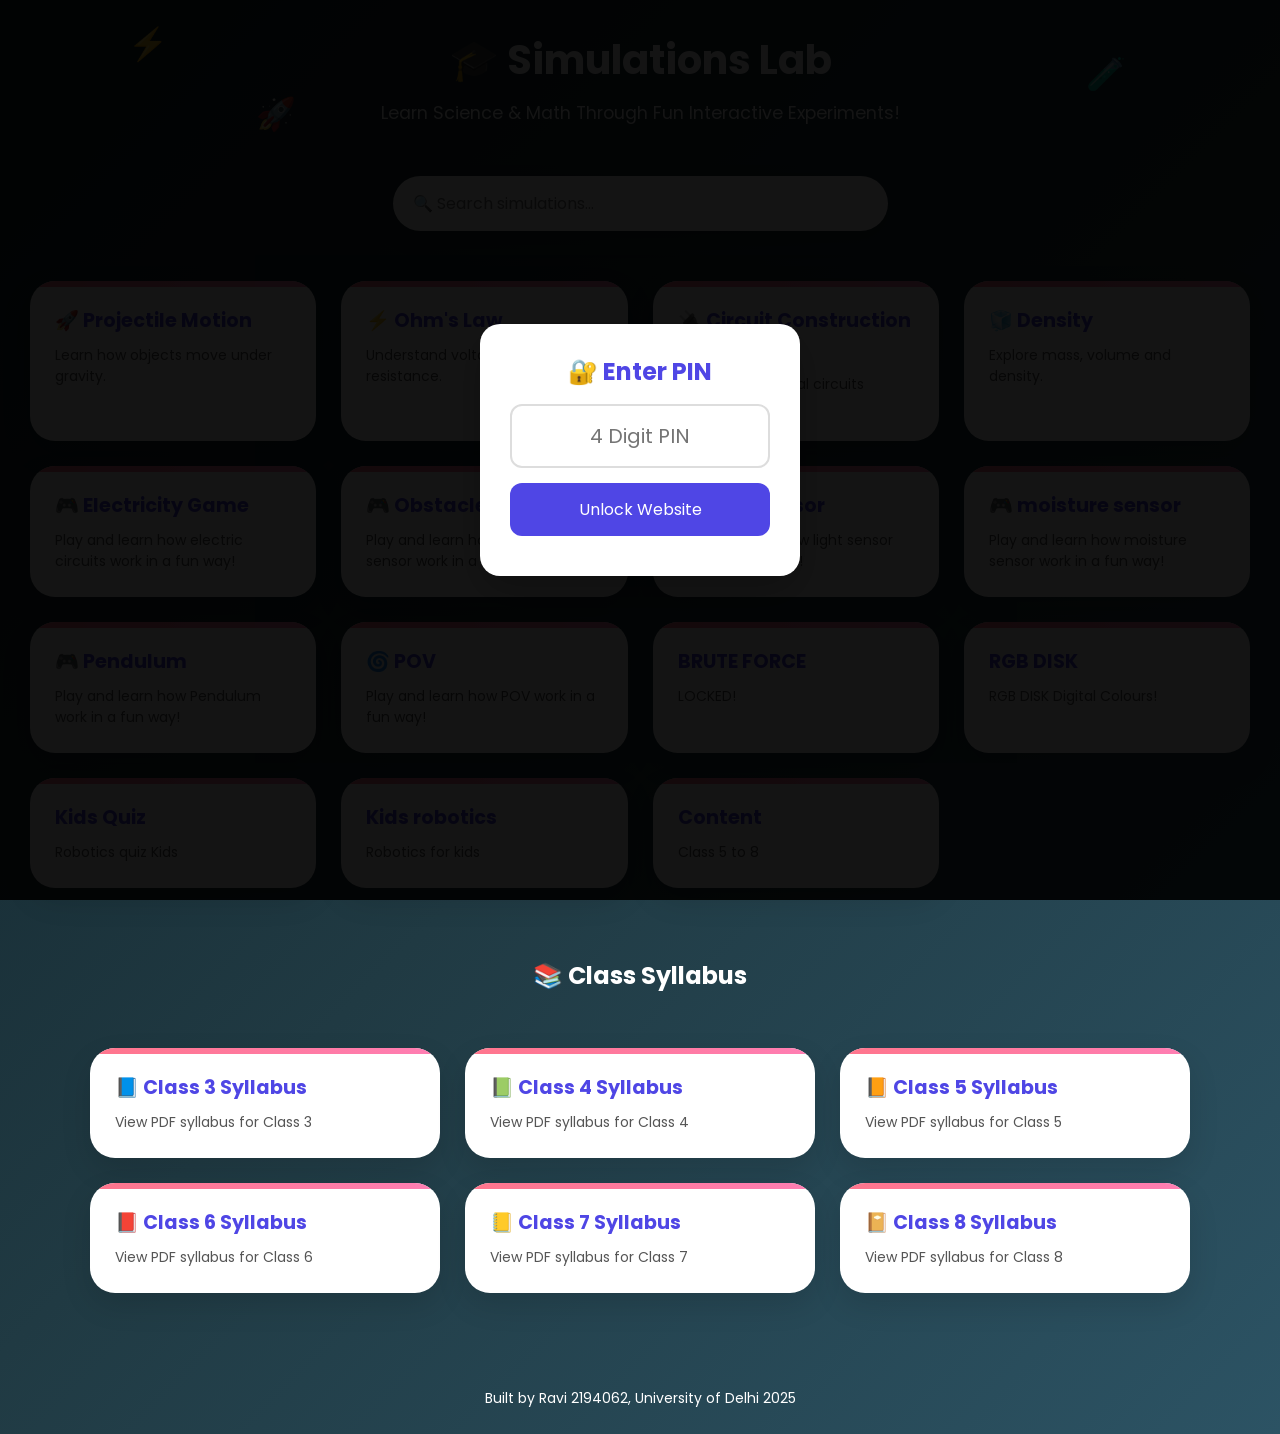
<file: index.html>
<!DOCTYPE html>
<html lang="en">
<head>
<meta charset="UTF-8">
<meta name="viewport" content="width=device-width, initial-scale=1.0">
<title>Ravi's Simulations Lab</title>

<link href="https://fonts.googleapis.com/css2?family=Poppins:wght@400;600;700&display=swap" rel="stylesheet">

<style>
*{
    margin:0;
    padding:0;
    box-sizing:border-box;
    font-family:'Poppins',sans-serif;
}

body{
    background:linear-gradient(135deg,#0f2027,#203a43,#2c5364);
    min-height:100vh;
    color:#222;
}

/* PASSWORD SCREEN */
#lockScreen{
    position:fixed;
    top:0;
    left:0;
    width:100%;
    height:100%;
    background:rgba(0,0,0,0.92);
    display:flex;
    justify-content:center;
    align-items:center;
    z-index:9999;
}

.lock-box{
    background:white;
    padding:30px;
    border-radius:20px;
    text-align:center;
    width:320px;
    box-shadow:0 15px 40px rgba(0,0,0,0.25);
}

.lock-box h2{
    margin-bottom:15px;
    color:#4f46e5;
}

.lock-box input{
    width:100%;
    padding:15px;
    font-size:20px;
    text-align:center;
    border-radius:12px;
    border:2px solid #ddd;
    margin-bottom:15px;
    outline:none;
}

.lock-box button{
    width:100%;
    padding:14px;
    border:none;
    border-radius:12px;
    background:#4f46e5;
    color:white;
    cursor:pointer;
    font-size:16px;
}

.lock-box button:hover{
    background:#4338ca;
}

.error{
    color:red;
    font-size:14px;
    margin-top:10px;
}

header{
    text-align:center;
    padding:30px 20px;
    color:white;
    position:relative;
}

header h1{
    font-size:2.5rem;
    font-weight:700;
}

header p{
    margin-top:10px;
    font-size:1.1rem;
}

.floating{
    position:absolute;
    font-size:2rem;
    animation:float 4s ease-in-out infinite;
}

.f1{top:20px; left:10%;}
.f2{top:50px; right:12%;}
.f3{top:90px; left:20%;}

@keyframes float{
    0%,100%{transform:translateY(0);}
    50%{transform:translateY(-10px);}
}

.search-box{
    max-width:550px;
    margin:20px auto;
    text-align:center;
}

.search-box input{
    width:90%;
    padding:15px 20px;
    border:none;
    border-radius:50px;
    font-size:16px;
    box-shadow:0 8px 20px rgba(0,0,0,0.15);
    outline:none;
}

.grid{
    display:grid;
    grid-template-columns:repeat(auto-fit,minmax(260px,1fr));
    gap:25px;
    padding:30px;
    max-width:1300px;
    margin:auto;
}

.card{
    background:white;
    padding:25px;
    border-radius:25px;
    box-shadow:0 12px 30px rgba(0,0,0,0.12);
    cursor:pointer;
    transition:0.35s ease;
    position:relative;
    overflow:hidden;
}

.card::before{
    content:'';
    position:absolute;
    top:0;
    left:0;
    width:100%;
    height:6px;
    background:linear-gradient(90deg,#ff758c,#ff7eb3);
}

.card:hover{
    transform:translateY(-10px) scale(1.03);
    box-shadow:0 20px 40px rgba(0,0,0,0.18);
}

.card h3{
    color:#4f46e5;
    margin-bottom:10px;
    font-size:1.2rem;
}

.card p{
    color:#555;
    font-size:14px;
}

.modal{
    display:none;
    position:fixed;
    top:0;
    left:0;
    width:100%;
    height:100%;
    background:rgba(0,0,0,0.85);
    z-index:1000;
    justify-content:center;
    align-items:center;
    padding:20px;
}

.modal-content{
    width:95%;
    height:90%;
    background:white;
    border-radius:20px;
    overflow:hidden;
    position:relative;
    box-shadow:0 0 40px rgba(255,255,255,0.2);
}

.close{
    position:absolute;
    top:12px;
    right:20px;
    font-size:32px;
    font-weight:bold;
    color:#111;
    cursor:pointer;
    z-index:10;
}

iframe{
    width:100%;
    height:100%;
    border:none;
}

footer{
    text-align:center;
    padding:25px;
    color:white;
    font-size:14px;
}
</style>
</head>
<body>

<!-- PASSWORD LOCK -->
<div id="lockScreen">
    <div class="lock-box">
        <h2>🔐 Enter PIN</h2>
        <input type="password" id="pinInput" maxlength="4" placeholder="4 Digit PIN">
        <button onclick="checkPIN()">Unlock Website</button>
        <div class="error" id="errorMsg"></div>
    </div>
</div>

<header>
    <div class="floating f1">⚡</div>
    <div class="floating f2">🧪</div>
    <div class="floating f3">🚀</div>

    <h1>🎓 Simulations Lab</h1>
    <p>Learn Science & Math Through Fun Interactive Experiments!</p>
</header>

<div class="search-box">
    <input type="text" id="searchInput" placeholder="🔍 Search simulations...">
</div>

<div class="grid" id="simGrid">

    <div class="card" onclick="openSim('https://phet.colorado.edu/sims/html/projectile-motion/latest/projectile-motion_en.html')">
        <h3>🚀 Projectile Motion</h3>
        <p>Learn how objects move under gravity.</p>
    </div>
    <div class="card" onclick="openSim('https://phet.colorado.edu/sims/html/ohms-law/latest/ohms-law_en.html')">
        <h3>⚡ Ohm's Law</h3>
        <p>Understand voltage, current and resistance.</p>
    </div>

    <div class="card" onclick="openSim('https://phet.colorado.edu/sims/html/circuit-construction-kit-dc/latest/circuit-construction-kit-dc_en.html')">
        <h3>🔌 Circuit Construction Kit</h3>
        <p>Build real electrical circuits virtually.</p>
    </div>

    <div class="card" onclick="openSim('https://phet.colorado.edu/sims/html/density/latest/density_en.html')">
        <h3>🧊 Density</h3>
        <p>Explore mass, volume and density.</p>
    </div>
    <div class="card" onclick="window.open('electricitygame.html','_blank')">
    <h3>🎮 Electricity Game</h3>
    <p>Play and learn how electric circuits work in a fun way!</p>
    </div>
     <div class="card" onclick="window.open('obstaclesensor.html','_blank')">
    <h3>🎮 Obstacle sensor</h3>
    <p>Play and learn how obstacle sensor work in a fun way!</p>
    </div>
     <div class="card" onclick="window.open('lightsensor.html','_blank')">
    <h3>🎮 light sensor</h3>
    <p>Play and learn how light sensor work in a fun way!</p>
    </div>
    <div class="card" onclick="window.open('moisturesensor.html','_blank')">
    <h3>🎮 moisture sensor</h3>
    <p>Play and learn how moisture sensor work in a fun way!</p>
    </div>
    <div class="card" onclick="window.open('pendulum.html','_blank')">
    <h3>🎮 Pendulum</h3>
    <p>Play and learn how Pendulum work in a fun way!</p>
    </div>
    <div class="card" onclick="window.open('poi.html','_blank')">
    <h3>🌀 POV </h3>
    <p>Play and learn how POV work in a fun way!</p>
    </div>
    <div class="card" onclick="window.open('brute.html','_blank')">
    <h3>BRUTE FORCE </h3>
    <p>LOCKED!</p>
    </div>
    <div class="card" onclick="window.open('RGB.html','_blank')">
    <h3>RGB DISK </h3>
    <p> RGB DISK Digital Colours!</p>
    </div>
    <div class="card" onclick="window.open('kidsquiz.html','_blank')">
    <h3>Kids Quiz </h3>
    <p> Robotics quiz Kids </p>
    </div>
    <div class="card" onclick="window.open('classone.html','_blank')">
    <h3>Kids robotics </h3>
    <p> Robotics for kids </p>
    </div>

    <div class="card" onclick="window.open('https://drive.google.com/drive/folders/1r2hUIAj7B9r90ksGMRALjWkHTaqDYXAo?usp=sharing')">
        <h3>Content </h3>
    <p>Class 5 to 8 </p>
    </div>
    
</div>

<div class="modal" id="simModal">
    <div class="modal-content">
        <span class="close" onclick="closeSim()">&times;</span>
        <iframe id="simFrame"></iframe>
    </div>
</div>

<section style="padding:40px 20px; max-width:1200px; margin:auto;">
    <h2 style="text-align:center; margin-bottom:25px; color:white;">
        📚 Class Syllabus
    </h2>

    <div class="grid">

        <div class="card" onclick="window.open('Grade -3.pdf','_blank')">
            <h3>📘 Class 3 Syllabus</h3>
            <p>View PDF syllabus for Class 3</p>
        </div>

        <div class="card" onclick="window.open('Grade -4.pdf','_blank')">
            <h3>📗 Class 4 Syllabus</h3>
            <p>View PDF syllabus for Class 4</p>
        </div>

        <div class="card" onclick="window.open('Grade -5.pdf','_blank')">
            <h3>📙 Class 5 Syllabus</h3>
            <p>View PDF syllabus for Class 5</p>
        </div>

        <div class="card" onclick="window.open('Grade -6.pdf','_blank')">
            <h3>📕 Class 6 Syllabus</h3>
            <p>View PDF syllabus for Class 6</p>
        </div>

        <div class="card" onclick="window.open('Grade -7.pdf','_blank')">
            <h3>📒 Class 7 Syllabus</h3>
            <p>View PDF syllabus for Class 7</p>
        </div>

        <div class="card" onclick="window.open('Grade -8.pdf','_blank')">
            <h3>📔 Class 8 Syllabus</h3>
            <p>View PDF syllabus for Class 8</p>
        </div>

    </div>
</section>

<audio id="clickSound" preload="auto">
    <source src="https://assets.mixkit.co/active_storage/sfx/2571/2571-preview.mp3" type="audio/mpeg">
</audio>

<footer>
    Built by Ravi 2194062, University of Delhi 2025
</footer>

<script>
const correctPIN = "9315";

function checkPIN(){
    const enteredPIN = document.getElementById("pinInput").value;

    if(enteredPIN === correctPIN){
        document.getElementById("lockScreen").style.display = "none";
    }else{
        document.getElementById("errorMsg").innerText = "Incorrect PIN";
    }
}

document.getElementById("pinInput").addEventListener("keypress", function(e){
    if(e.key === "Enter"){
        checkPIN();
    }
});

function openSim(url){
    document.getElementById('clickSound').play();
    document.getElementById('simFrame').src = url;
    document.getElementById('simModal').style.display = 'flex';
}

function closeSim(){
    document.getElementById('simModal').style.display = 'none';
    document.getElementById('simFrame').src = '';
}

document.getElementById('searchInput').addEventListener('keyup', function(){
    let filter = this.value.toLowerCase();
    let cards = document.querySelectorAll('.card');

    cards.forEach(card=>{
        let text = card.innerText.toLowerCase();
        card.style.display = text.includes(filter) ? 'block' : 'none';
    });
});
</script>

</body>
</html>
</file>
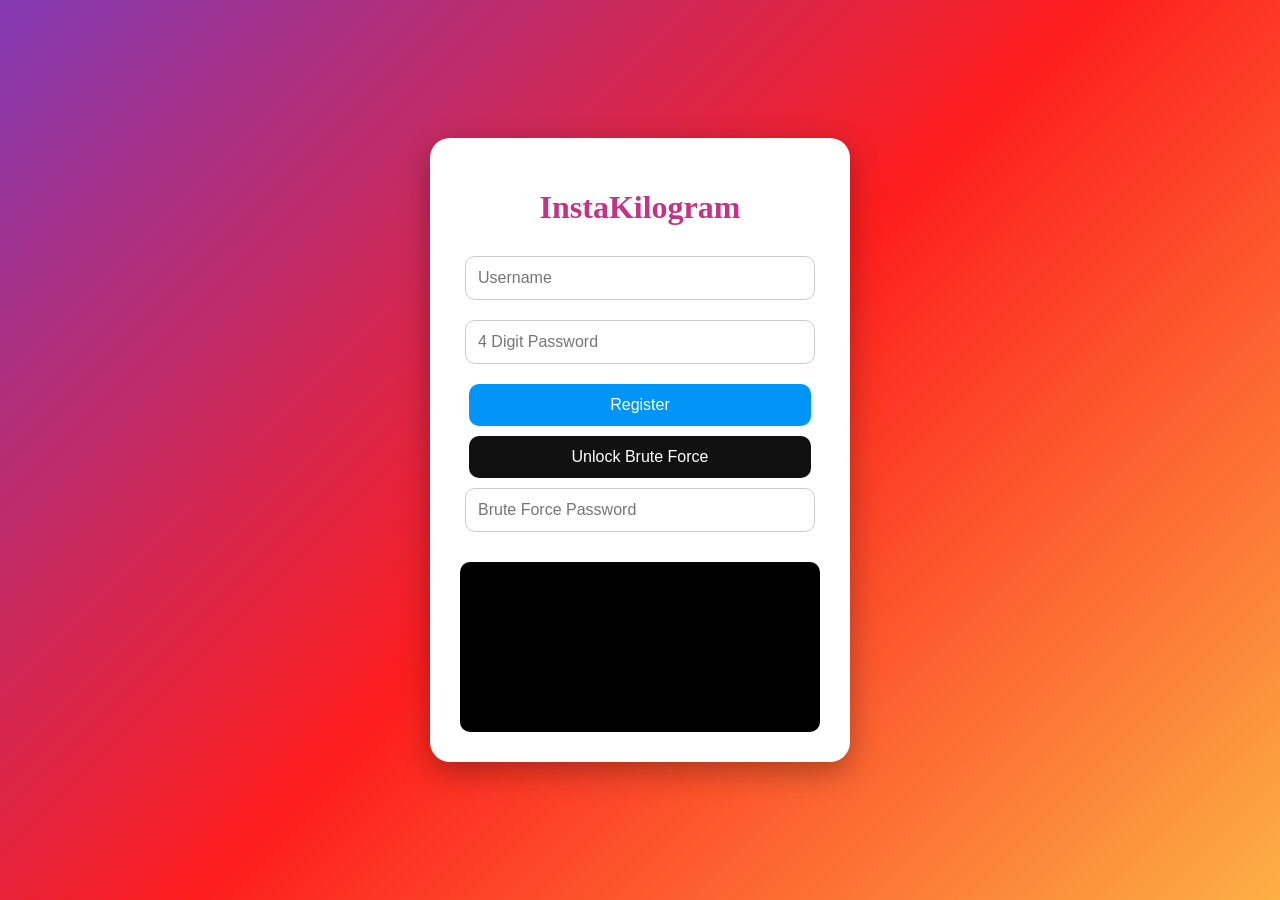
<file: brute.html>
<!DOCTYPE html>
<html lang="en">
<head>
<meta charset="UTF-8">
<meta name="viewport" content="width=device-width, initial-scale=1.0">
<title>InstaKilogram Login Simulator</title>
<style>
    body{
        margin:0;
        font-family:Arial, sans-serif;
        background:linear-gradient(135deg,#833ab4,#fd1d1d,#fcb045);
        display:flex;
        justify-content:center;
        align-items:center;
        height:100vh;
    }

    .container{
        background:white;
        padding:30px;
        border-radius:20px;
        width:360px;
        box-shadow:0 10px 30px rgba(0,0,0,0.3);
        text-align:center;
    }

    h1{
        font-family:cursive;
        color:#c13584;
        margin-bottom:20px;
    }

    input{
        width:90%;
        padding:12px;
        margin:10px 0;
        border:1px solid #ccc;
        border-radius:10px;
        font-size:16px;
    }

    button{
        width:95%;
        padding:12px;
        margin-top:10px;
        border:none;
        border-radius:10px;
        font-size:16px;
        cursor:pointer;
        color:white;
    }

    .registerBtn{ background:#0095f6; }
    .hackBtn{ background:#111; }

    #log{
        margin-top:20px;
        background:#000;
        color:#00ff00;
        height:150px;
        overflow-y:auto;
        padding:10px;
        font-family:monospace;
        font-size:14px;
        border-radius:10px;
        text-align:left;
    }

    #result{
        margin-top:15px;
        font-weight:bold;
        color:green;
    }
</style>
</head>
<body>

<div class="container">
    <h1>InstaKilogram</h1>

    <input type="text" id="username" placeholder="Username">
    <input type="password" id="password" maxlength="4" placeholder="4 Digit Password">

    <button class="registerBtn" onclick="registerLogin()">Register</button>

    <button class="hackBtn" onclick="unlockAndBruteForce()">Unlock Brute Force</button>

    <input type="password" id="masterPassword" maxlength="4" placeholder="Brute Force Password">

    <div id="result"></div>
    <div id="log"></div>
</div>

<script>
let savedUsername = "";
let savedPassword = "";

function registerLogin(){
    savedUsername = document.getElementById("username").value;
    savedPassword = document.getElementById("password").value;

    if(savedPassword.length !== 4 || isNaN(savedPassword)){
        alert("Password must be exactly 4 digits!");
        return;
    }

    document.getElementById("result").innerHTML = "Registered Successfully!";
    document.getElementById("log").innerHTML = "";
}

function unlockAndBruteForce(){
    if(savedPassword === ""){
        alert("Register first!");
        return;
    }

    let masterCode = document.getElementById("masterPassword").value;

    if(masterCode === "1514"){
        bruteForce();
    } else {
        alert("Incorrect Brute Force Password!");
    }
}

function bruteForce(){
    const log = document.getElementById("log");
    const result = document.getElementById("result");

    log.innerHTML = "";
    result.innerHTML = "Brute force started...";

    let startTime = performance.now();
    let i = 0;

    let interval = setInterval(() => {
        let attempt = i.toString().padStart(4, '0');

        log.innerHTML += "Trying Password: " + attempt + "<br>";
        log.scrollTop = log.scrollHeight;

        if(attempt === savedPassword){
            let endTime = performance.now();
            let timeTaken = ((endTime - startTime)/1000).toFixed(2);

            clearInterval(interval);

            result.innerHTML = `
                ✅ LOGIN SUCCESS!<br>
                Password Found: <b>${attempt}</b><br>
                Attempts: <b>${i+1}</b><br>
                Time Taken: <b>${timeTaken} sec</b>
            `;
        }

        i++;

        if(i > 9999){
            clearInterval(interval);
            result.innerHTML = "Password Not Found";
        }

    }, 5);
}
</script>

</body>
</html>
</file>
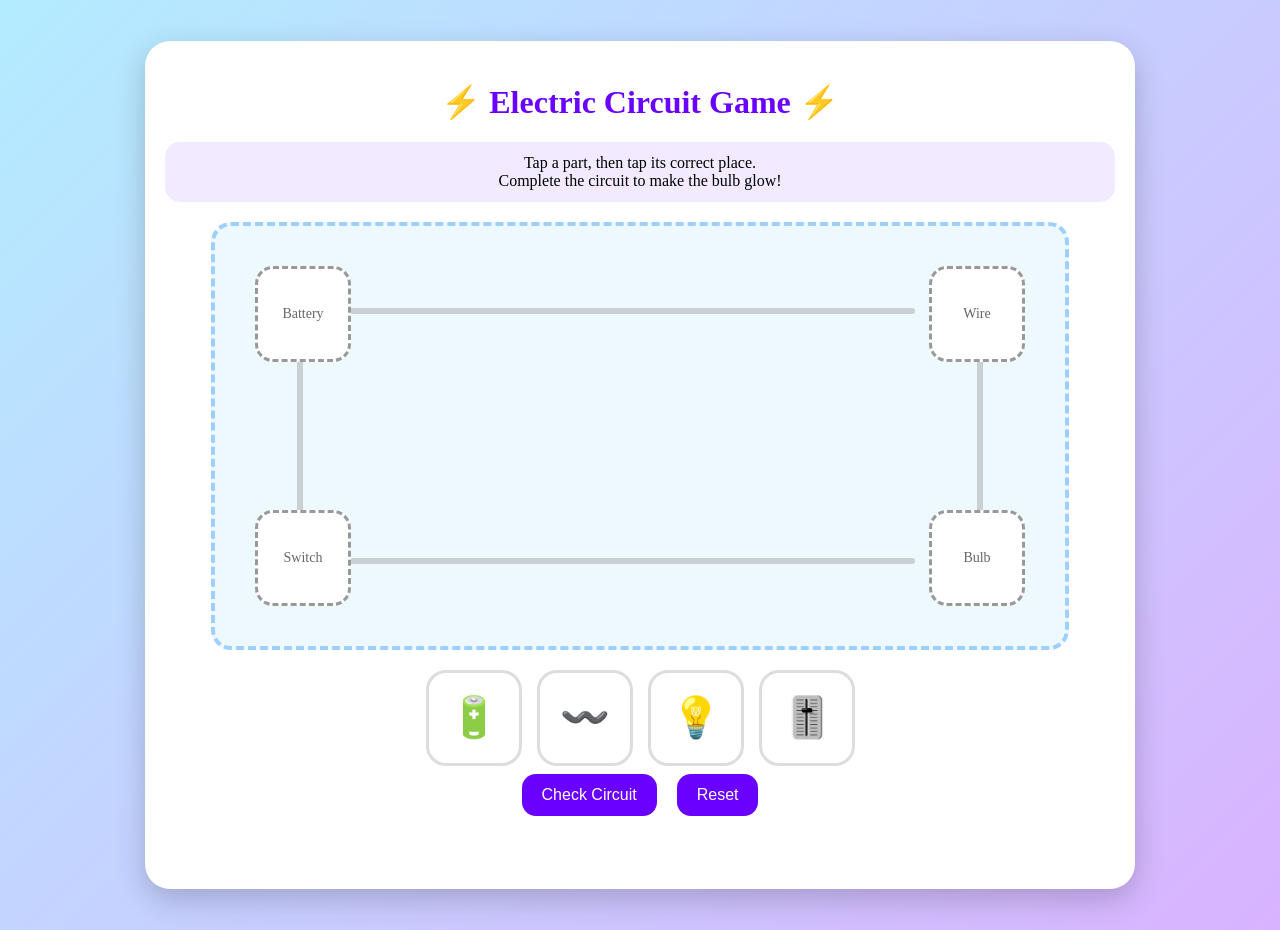
<file: electricitygame.html>
<!DOCTYPE html>
<html lang="en">
<head>
<meta charset="UTF-8">
<meta name="viewport" content="width=device-width, initial-scale=1.0">
<title>Electric Circuit Game</title>

<style>
body{
    margin:0;
    font-family:'Comic Sans MS', cursive;
    background:linear-gradient(135deg,#b3ecff,#d9b3ff);
    display:flex;
    justify-content:center;
    align-items:center;
    min-height:100vh;
    padding:15px;
}
.game-container{
    background:#fff;
    width:100%;
    max-width:950px;
    border-radius:25px;
    padding:20px;
    box-shadow:0 10px 30px rgba(0,0,0,0.2);
    text-align:center;
}
h1{color:#6a00ff;}
.instructions{
    background:#f2ebff;
    padding:12px;
    border-radius:15px;
    margin-bottom:20px;
}

.circuit-board{
    position:relative;
    width:100%;
    max-width:850px;
    height:420px;
    margin:auto;
    background:#eef8ff;
    border:4px dashed #9dd0ff;
    border-radius:20px;
    overflow:hidden;
}

/* CIRCUIT WIRES */
.circuit-wire{
    position:absolute;
    background:#888;
    border-radius:10px;
    opacity:0.35;
    transition:0.4s ease;
    z-index:1;
}
.circuit-wire.horizontal{
    height:6px;
}
.circuit-wire.vertical{
    width:6px;
}
.circuit-wire.active{
    background:#ff2d2d;
    opacity:1;
    box-shadow:
        0 0 8px #ff2d2d,
        0 0 18px #ff2d2d,
        0 0 28px rgba(255,0,0,0.6);
}

/* SLOTS */
.slot{
    position:absolute;
    width:90px;
    height:90px;
    border:3px dashed #999;
    border-radius:18px;
    background:#fff;
    display:flex;
    align-items:center;
    justify-content:center;
    font-size:14px;
    color:#666;
    z-index:2;
}

/* PARTS */
.parts{
    display:flex;
    justify-content:center;
    gap:15px;
    flex-wrap:wrap;
    margin-top:20px;
}
.part{
    width:90px;
    height:90px;
    background:white;
    border:3px solid #ddd;
    border-radius:20px;
    font-size:40px;
    display:flex;
    align-items:center;
    justify-content:center;
    cursor:pointer;
    transition:0.25s;
    user-select:none;
}
.part.selected{
    border-color:#6a00ff;
    transform:scale(1.1);
    box-shadow:0 0 15px rgba(106,0,255,0.4);
}

/* BULB GLOW */
.glow{
    animation:superGlow 0.7s infinite alternate ease-in-out;
}
@keyframes superGlow{
    from{
        transform:scale(1);
        filter:
            drop-shadow(0 0 10px yellow)
            drop-shadow(0 0 20px gold);
    }
    to{
        transform:scale(1.2) rotate(2deg);
        filter:
            drop-shadow(0 0 25px yellow)
            drop-shadow(0 0 45px gold)
            drop-shadow(0 0 65px orange);
    }
}

/* BUTTONS */
button{
    background:#6a00ff;
    color:#fff;
    border:none;
    padding:12px 20px;
    border-radius:14px;
    margin:8px;
    font-size:16px;
    cursor:pointer;
}
button:hover{
    background:#5200cc;
}

.message{
    margin-top:15px;
    font-size:20px;
    font-weight:bold;
    min-height:30px;
}
</style>
</head>
<body>

<div class="game-container">
    <h1>⚡ Electric Circuit Game ⚡</h1>

    <div class="instructions">
        Tap a part, then tap its correct place.<br>
        Complete the circuit to make the bulb glow!
    </div>

    <div class="circuit-board" id="board">

        <!-- GLOWING CIRCUIT WIRES -->
        <div class="circuit-wire horizontal" style="top:82px; left:130px; width:570px;"></div>
        <div class="circuit-wire vertical" style="top:130px; right:82px; height:190px;"></div>
        <div class="circuit-wire horizontal" style="bottom:82px; left:130px; width:570px;"></div>
        <div class="circuit-wire vertical" style="top:130px; left:82px; height:190px;"></div>

        <!-- COMPONENT SLOTS -->
        <div class="slot" data-correct="battery" style="top:40px; left:40px;">Battery</div>
        <div class="slot" data-correct="wire1" style="top:40px; right:40px;">Wire</div>
        <div class="slot" data-correct="bulb" style="bottom:40px; right:40px;">Bulb</div>
        <div class="slot" data-correct="switch" style="bottom:40px; left:40px;">Switch</div>
    </div>

    <div class="parts">
        <div class="part" data-part="battery">🔋</div>
        <div class="part" data-part="wire1">〰️</div>
        <div class="part" data-part="bulb">💡</div>
        <div class="part" data-part="switch">🎚️</div>
    </div>

    <div>
        <button onclick="checkCircuit()">Check Circuit</button>
        <button onclick="resetGame()">Reset</button>
    </div>

    <div class="message" id="message"></div>
</div>

<script>
let selectedPart = null;

/* SELECT PART */
document.querySelectorAll('.part').forEach(part=>{
    part.addEventListener('click',()=>{
        document.querySelectorAll('.part').forEach(p=>p.classList.remove('selected'));
        selectedPart = part;
        part.classList.add('selected');
    });
});

/* PLACE PART */
document.querySelectorAll('.slot').forEach(slot=>{
    slot.addEventListener('click',()=>{
        if(!selectedPart) return;
        if(slot.querySelector('.part')) return;

        slot.innerHTML='';
        slot.appendChild(selectedPart);

        selectedPart.classList.remove('selected');
        selectedPart=null;
    });
});

/* CHECK CIRCUIT */
function checkCircuit(){
    let correct=true;

    document.querySelectorAll('.slot').forEach(slot=>{
        const placed=slot.querySelector('.part');
        if(!placed || placed.dataset.part!==slot.dataset.correct){
            correct=false;
        }
    });

    const msg=document.getElementById('message');

    if(correct){
        msg.style.color='green';
        msg.innerHTML='🎉 Great Job! Circuit Complete!';
        activateCircuit();
        playSuccessSound();
    }else{
        msg.style.color='red';
        msg.innerHTML='❌ Complete the loop to let electricity flow!';
        deactivateCircuit();
    }
}

/* ACTIVATE CIRCUIT */
function activateCircuit(){
    deactivateCircuit();

    const bulb=document.querySelector('[data-correct="bulb"] .part');

    if(bulb){
        bulb.classList.add('glow');
        bulb.innerHTML='💡✨';
    }

    document.querySelectorAll('.circuit-wire').forEach(wire=>{
        wire.classList.add('active');
    });
}

/* DEACTIVATE */
function deactivateCircuit(){
    document.querySelectorAll('.circuit-wire').forEach(wire=>{
        wire.classList.remove('active');
    });

    const bulb=document.querySelector('[data-correct="bulb"] .part');

    if(bulb){
        bulb.classList.remove('glow');
        bulb.innerHTML='💡';
    }
}

/* SOUND */
function playSuccessSound(){
    const ctx=new(window.AudioContext||window.webkitAudioContext)();
    const osc=ctx.createOscillator();
    osc.frequency.value=650;
    osc.type='triangle';
    osc.connect(ctx.destination);
    osc.start();
    osc.stop(ctx.currentTime+0.25);
}

/* RESET */
function resetGame(){
    deactivateCircuit();

    document.getElementById('message').innerHTML='';

    const partsBox=document.querySelector('.parts');

    document.querySelectorAll('.slot').forEach(slot=>{
        const part=slot.querySelector('.part');
        if(part){
            partsBox.appendChild(part);
            slot.innerHTML=slot.dataset.correct.replace('1','');
        }
    });

    selectedPart=null;
}
</script>

</body>
</html>
</file>
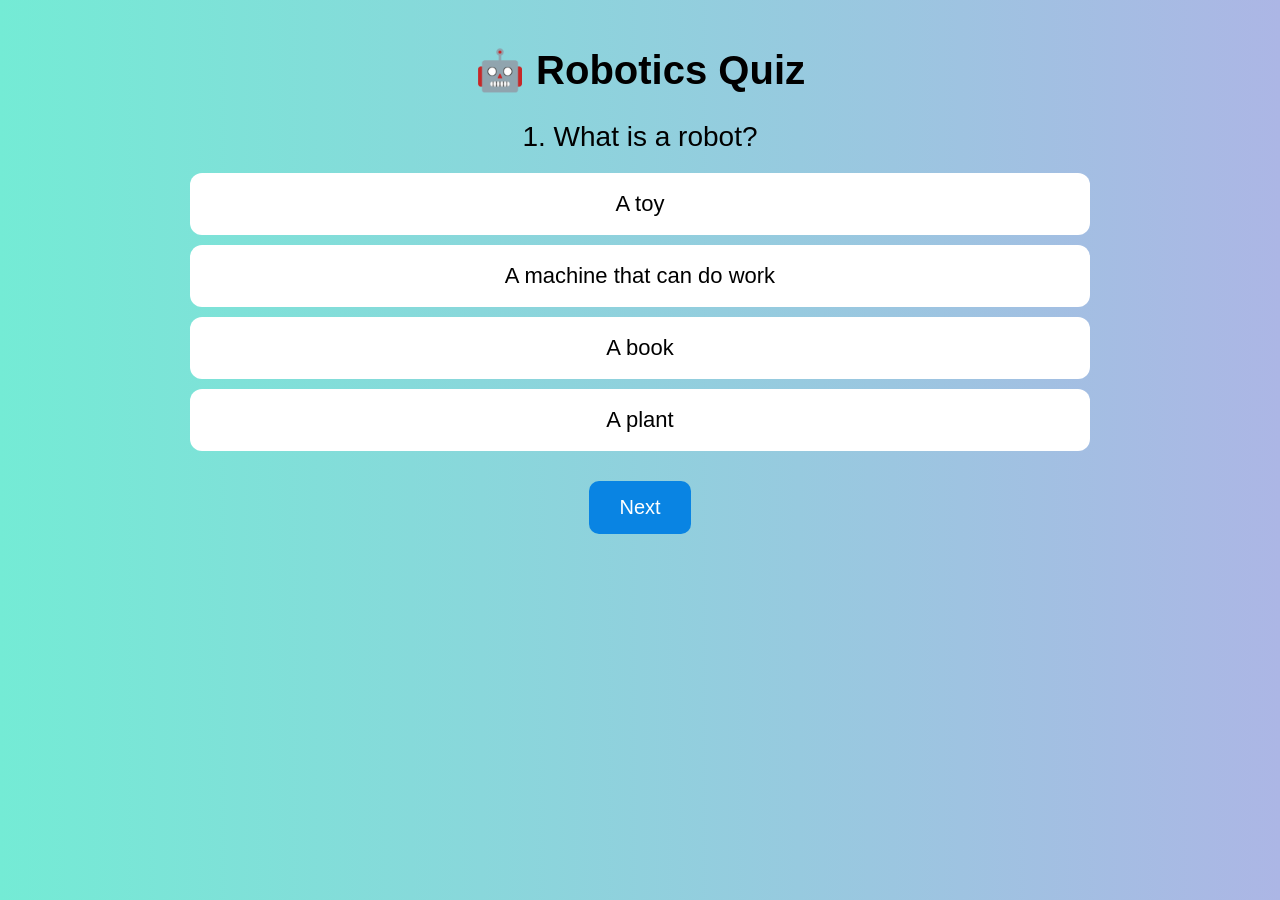
<file: kidsquiz.html>
<!DOCTYPE html>
<html lang="en">
<head>
<meta charset="UTF-8">
<meta name="viewport" content="width=device-width, initial-scale=1.0">
<title>Robotics Quiz</title>

<style>
body {
    font-family: Arial, sans-serif;
    background: linear-gradient(to right, #74ebd5, #ACB6E5);
    margin: 0;
    text-align: center;
}

.container {
    max-width: 900px;
    margin: auto;
    padding: 20px;
}

h1 {
    font-size: 40px;
}

.question {
    font-size: 28px;
    margin: 20px 0;
}

.options button {
    display: block;
    width: 100%;
    padding: 18px;
    margin: 10px 0;
    font-size: 22px;
    border: none;
    border-radius: 12px;
    background: white;
    cursor: pointer;
    transition: 0.2s;
}

.options button:hover {
    background: #dfe6e9;
}

.correct {
    background: #55efc4 !important;
}

.wrong {
    background: #ff7675 !important;
}

#nextBtn, #restartBtn {
    margin-top: 20px;
    padding: 15px 30px;
    font-size: 20px;
    border: none;
    border-radius: 10px;
    background: #0984e3;
    color: white;
    cursor: pointer;
}

#score {
    font-size: 30px;
    margin-top: 20px;
}
</style>
</head>

<body>

<div class="container">
    <h1>🤖 Robotics Quiz</h1>
    <div id="quiz"></div>
    <button id="nextBtn" onclick="nextQuestion()">Next</button>
    <div id="score"></div>
    <button id="restartBtn" onclick="restartQuiz()" style="display:none;">Restart</button>
</div>

<script>
const quizData = [
{
    question: "1. What is a robot?",
    options: ["A toy", "A machine that can do work", "A book", "A plant"],
    answer: 1
},
{
    question: "2. Robots need what to work?",
    options: ["Water", "Food", "Power (electricity)", "Air"],
    answer: 2
},
{
    question: "3. Which of these is a robot?",
    options: ["Toy robot", "Tree", "Book", "Pencil"],
    answer: 0
},
{
    question: "4. Who makes robots?",
    options: ["Doctor", "Teacher", "Engineer", "Farmer"],
    answer: 2
},
{
    question: "5. Robots can help us in:",
    options: ["Sleeping", "Cleaning", "Eating", "Running"],
    answer: 1
},
{
    question: "6. Which robot helps at home?",
    options: ["Toy car", "Vacuum robot", "Pencil", "Ball"],
    answer: 1
},
{
    question: "7. Robots follow:",
    options: ["Songs", "Instructions", "Stories", "Jokes"],
    answer: 1
},
{
    question: "8. What do robots use to move?",
    options: ["Wings", "Wheels or legs", "Leaves", "Roots"],
    answer: 1
},
{
    question: "9. Which part helps robots think?",
    options: ["Brain (computer)", "Hand", "Foot", "Eye"],
    answer: 0
},
{
    question: "10. Robots can work in:",
    options: ["Space", "Water", "Factories", "All of these"],
    answer: 3
},
{
    question: "11. Which is NOT a robot?",
    options: ["Robot toy", "Smartphone", "Chair", "Drone"],
    answer: 2
},
{
    question: "12. Robots can help doctors by:",
    options: ["Playing games", "Doing surgery", "Singing", "Drawing"],
    answer: 1
},
{
    question: "13. What do robots use to see?",
    options: ["Sensors/cameras", "Nose", "Mouth", "Hair"],
    answer: 0
},
{
    question: "14. A robot cannot:",
    options: ["Work fast", "Follow commands", "Eat food", "Help humans"],
    answer: 2
},
{
    question: "15. Which robot can fly?",
    options: ["Drone", "Car", "Bus", "Train"],
    answer: 0
},
{
    question: "16. Robots are made by:",
    options: ["Magic", "Humans", "Animals", "Plants"],
    answer: 1
},
{
    question: "17. What helps robots feel touch?",
    options: ["Sensors", "Shoes", "Clothes", "Wheels"],
    answer: 0
},
{
    question: "18. Robots can be used in schools for:",
    options: ["Teaching", "Sleeping", "Cooking", "Driving"],
    answer: 0
},
{
    question: "19. Which device controls a robot?",
    options: ["Remote/Computer", "Spoon", "Plate", "Bag"],
    answer: 0
},
{
    question: "20. Robots make our work:",
    options: ["Hard", "Slow", "Easy", "Boring"],
    answer: 2
}
];

let currentQuestion = 0;
let score = 0;

function loadQuestion() {
    const quiz = document.getElementById("quiz");
    quiz.innerHTML = "";

    let q = quizData[currentQuestion];

    let questionEl = document.createElement("div");
    questionEl.classList.add("question");
    questionEl.innerText = q.question;

    let optionsEl = document.createElement("div");
    optionsEl.classList.add("options");

    q.options.forEach((option, index) => {
        let btn = document.createElement("button");
        btn.innerText = option;
        btn.onclick = () => selectAnswer(btn, index);
        optionsEl.appendChild(btn);
    });

    quiz.appendChild(questionEl);
    quiz.appendChild(optionsEl);
}

function selectAnswer(button, index) {
    const buttons = document.querySelectorAll(".options button");
    buttons.forEach(btn => btn.disabled = true);

    if (index === quizData[currentQuestion].answer) {
        button.classList.add("correct");
        score++;
    } else {
        button.classList.add("wrong");
        buttons[quizData[currentQuestion].answer].classList.add("correct");
    }
}

function nextQuestion() {
    currentQuestion++;
    if (currentQuestion < quizData.length) {
        loadQuestion();
    } else {
        showScore();
    }
}

function showScore() {
    document.getElementById("quiz").innerHTML = "";
    document.getElementById("nextBtn").style.display = "none";
    document.getElementById("score").innerText = "🎉 Your Score: " + score + " / " + quizData.length;
    document.getElementById("restartBtn").style.display = "inline-block";
}

function restartQuiz() {
    currentQuestion = 0;
    score = 0;
    document.getElementById("nextBtn").style.display = "inline-block";
    document.getElementById("restartBtn").style.display = "none";
    document.getElementById("score").innerText = "";
    loadQuestion();
}

loadQuestion();
</script>

</body>
</html>
</file>
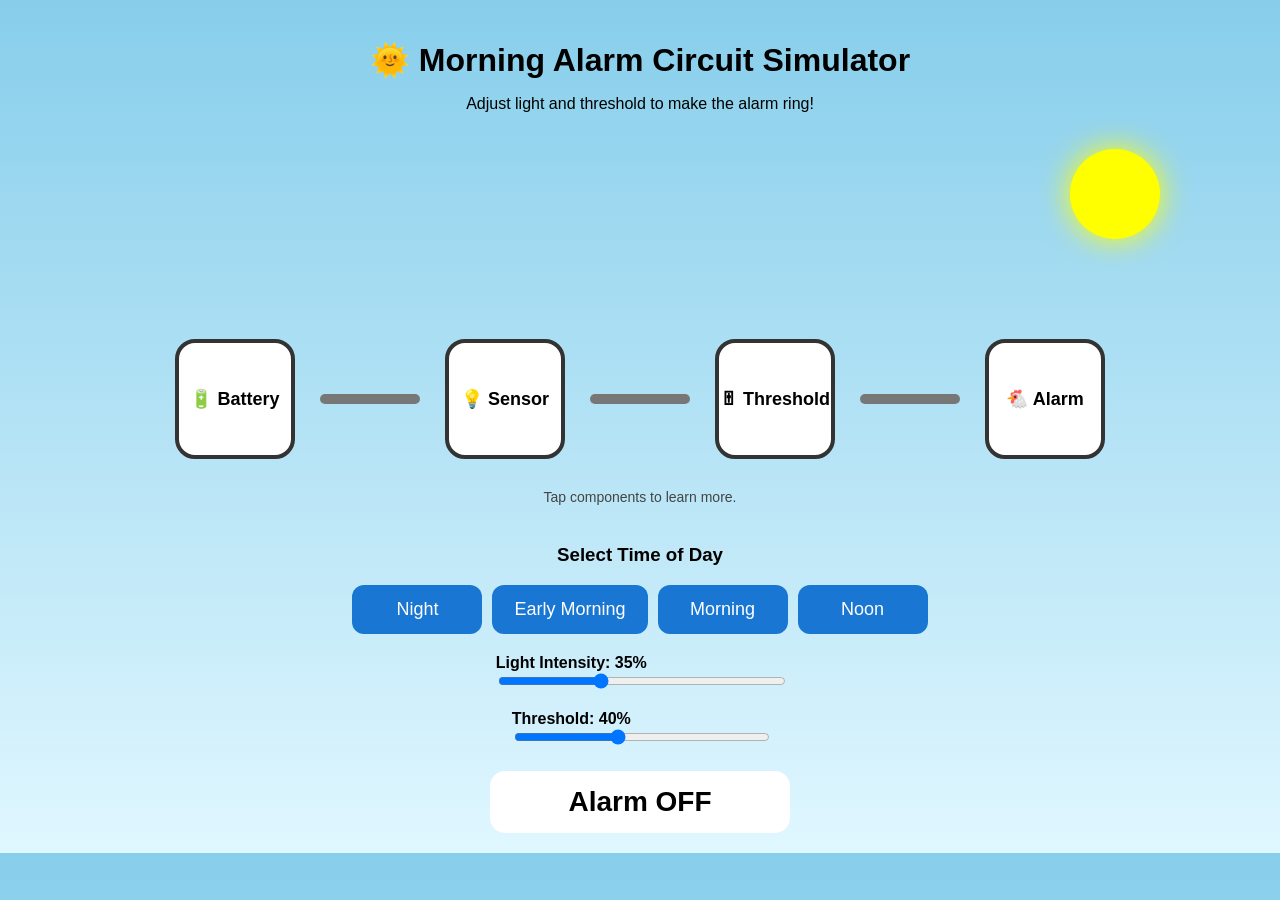
<file: lightsensor.html>
<!DOCTYPE html>
<html lang="en">
<head>
<meta charset="UTF-8">
<meta name="viewport" content="width=device-width, initial-scale=1.0">
<title>Morning Alarm - Light Sensor Circuit Game</title>

<style>
*{
    box-sizing:border-box;
    font-family:Arial, sans-serif;
}

body{
    margin:0;
    background:linear-gradient(to bottom,#87CEEB,#E0F7FF);
    overflow-x:hidden;
    transition:background 0.5s ease;
}

.container{
    max-width:1200px;
    margin:auto;
    padding:20px;
    text-align:center;
}

h1{
    margin-bottom:10px;
}

.sky{
    height:180px;
    position:relative;
    margin-bottom:20px;
}

.sunmoon{
    width:90px;
    height:90px;
    border-radius:50%;
    position:absolute;
    top:20px;
    right:60px;
    background:yellow;
    box-shadow:0 0 30px yellow;
    transition:all 0.5s ease;
}

.circuit{
    display:flex;
    align-items:center;
    justify-content:center;
    flex-wrap:wrap;
    gap:25px;
    margin:30px 0;
}

.component{
    width:120px;
    height:120px;
    border-radius:20px;
    background:white;
    border:4px solid #333;
    display:flex;
    align-items:center;
    justify-content:center;
    font-weight:bold;
    font-size:18px;
    position:relative;
    cursor:pointer;
    user-select:none;
}

.wire{
    width:100px;
    height:10px;
    background:#777;
    border-radius:5px;
    transition:all 0.3s ease;
}

.wire.active{
    background:red;
    box-shadow:0 0 15px red;
}

.sensor.active{
    background:#fff3a3;
    box-shadow:0 0 25px gold;
}

.buzzer.active{
    animation:buzz 0.3s infinite alternate;
    background:#ffb3b3;
}

@keyframes buzz{
    from{transform:rotate(-3deg);}
    to{transform:rotate(3deg);}
}

.controls{
    display:grid;
    gap:20px;
    margin-top:20px;
}

.buttons{
    display:flex;
    justify-content:center;
    flex-wrap:wrap;
    gap:10px;
}

button{
    padding:14px 22px;
    font-size:18px;
    border:none;
    border-radius:12px;
    background:#1976d2;
    color:white;
    cursor:pointer;
    min-width:130px;
}

button:hover{
    background:#125ea8;
}

.slider-box{
    max-width:500px;
    margin:auto;
    text-align:left;
}

input[type=range]{
    width:100%;
    height:10px;
}

.status{
    margin-top:25px;
    font-size:28px;
    font-weight:bold;
    padding:15px;
    border-radius:15px;
    background:white;
    display:inline-block;
    min-width:300px;
}

.tooltip{
    font-size:14px;
    color:#444;
    margin-top:5px;
}

@media(max-width:768px){
    .component{
        width:90px;
        height:90px;
        font-size:14px;
    }

    .wire{
        width:60px;
    }

    button{
        min-width:100px;
        font-size:16px;
    }
}
</style>
</head>
<body>

<div class="container">
    <h1>🌞 Morning Alarm Circuit Simulator</h1>
    <p>Adjust light and threshold to make the alarm ring!</p>

    <div class="sky">
        <div class="sunmoon" id="sunmoon"></div>
    </div>

    <div class="circuit">
        <div class="component" onclick="showInfo('Battery supplies power to the circuit.')">🔋 Battery</div>
        <div class="wire" id="wire1"></div>

        <div class="component sensor" id="sensor" onclick="showInfo('Light Sensor detects sunlight intensity.')">💡 Sensor</div>
        <div class="wire" id="wire2"></div>

        <div class="component" onclick="showInfo('Threshold Controller sets the light level needed to activate alarm.')">🎚 Threshold</div>
        <div class="wire" id="wire3"></div>

        <div class="component buzzer" id="buzzer" onclick="showInfo('Alarm rings when morning light is detected.')">🐔 Alarm</div>
    </div>

    <div class="tooltip" id="tooltip">Tap components to learn more.</div>

    <div class="controls">

        <div>
            <h3>Select Time of Day</h3>
            <div class="buttons">
                <button onclick="setTime(10)">Night</button>
                <button onclick="setTime(35)">Early Morning</button>
                <button onclick="setTime(60)">Morning</button>
                <button onclick="setTime(95)">Noon</button>
            </div>
        </div>

        <div class="slider-box">
            <label><strong>Light Intensity: <span id="lightValue">35</span>%</strong></label>
            <input type="range" min="0" max="100" value="35" id="lightSlider">
        </div>

        <div class="slider-box">
            <label><strong>Threshold: <span id="thresholdValue">40</span>%</strong></label>
            <input type="range" min="0" max="100" value="40" id="thresholdSlider">
        </div>

    </div>

    <div class="status" id="status">Alarm OFF</div>
</div>

<!-- Local Rooster Sound -->
<audio id="alarmSound" preload="auto">
    <source src="roster.mp3" type="audio/mpeg">
</audio>

<script>
const lightSlider = document.getElementById('lightSlider');
const thresholdSlider = document.getElementById('thresholdSlider');
const lightValue = document.getElementById('lightValue');
const thresholdValue = document.getElementById('thresholdValue');
const statusBox = document.getElementById('status');
const sensor = document.getElementById('sensor');
const buzzer = document.getElementById('buzzer');
const sunmoon = document.getElementById('sunmoon');
const alarmSound = document.getElementById('alarmSound');

const wires = [
    document.getElementById('wire1'),
    document.getElementById('wire2'),
    document.getElementById('wire3')
];

let alarmPlaying = false;

function updateCircuit(){
    const light = parseInt(lightSlider.value);
    const threshold = parseInt(thresholdSlider.value);

    lightValue.textContent = light;
    thresholdValue.textContent = threshold;

    if(light > threshold){
        sensor.classList.add('active');
        buzzer.classList.add('active');
        wires.forEach(w=>w.classList.add('active'));

        statusBox.textContent = "🐔 Wake Up! Morning Detected";
        statusBox.style.background = "#d4ffd4";

        if(!alarmPlaying){
            alarmSound.currentTime = 0;
            alarmSound.play();
            alarmPlaying = true;
        }

    }else{
        sensor.classList.remove('active');
        buzzer.classList.remove('active');
        wires.forEach(w=>w.classList.remove('active'));

        statusBox.textContent = "Alarm OFF";
        statusBox.style.background = "white";

        alarmSound.pause();
        alarmSound.currentTime = 0;
        alarmPlaying = false;
    }

    updateSky(light);
}

function updateSky(light){
    if(light < 20){
        document.body.style.background = "linear-gradient(to bottom,#0b1d51,#1e3c72)";
        sunmoon.style.background = "#ddd";
        sunmoon.style.boxShadow = "0 0 20px #fff";
    }else{
        document.body.style.background = "linear-gradient(to bottom,#87CEEB,#E0F7FF)";
        sunmoon.style.background = "yellow";
        sunmoon.style.boxShadow = "0 0 30px yellow";
    }
}

function setTime(value){
    lightSlider.value = value;
    updateCircuit();
}

function showInfo(text){
    document.getElementById('tooltip').textContent = text;
}

lightSlider.addEventListener('input', updateCircuit);
thresholdSlider.addEventListener('input', updateCircuit);

updateCircuit();
</script>

</body>
</html>
</file>
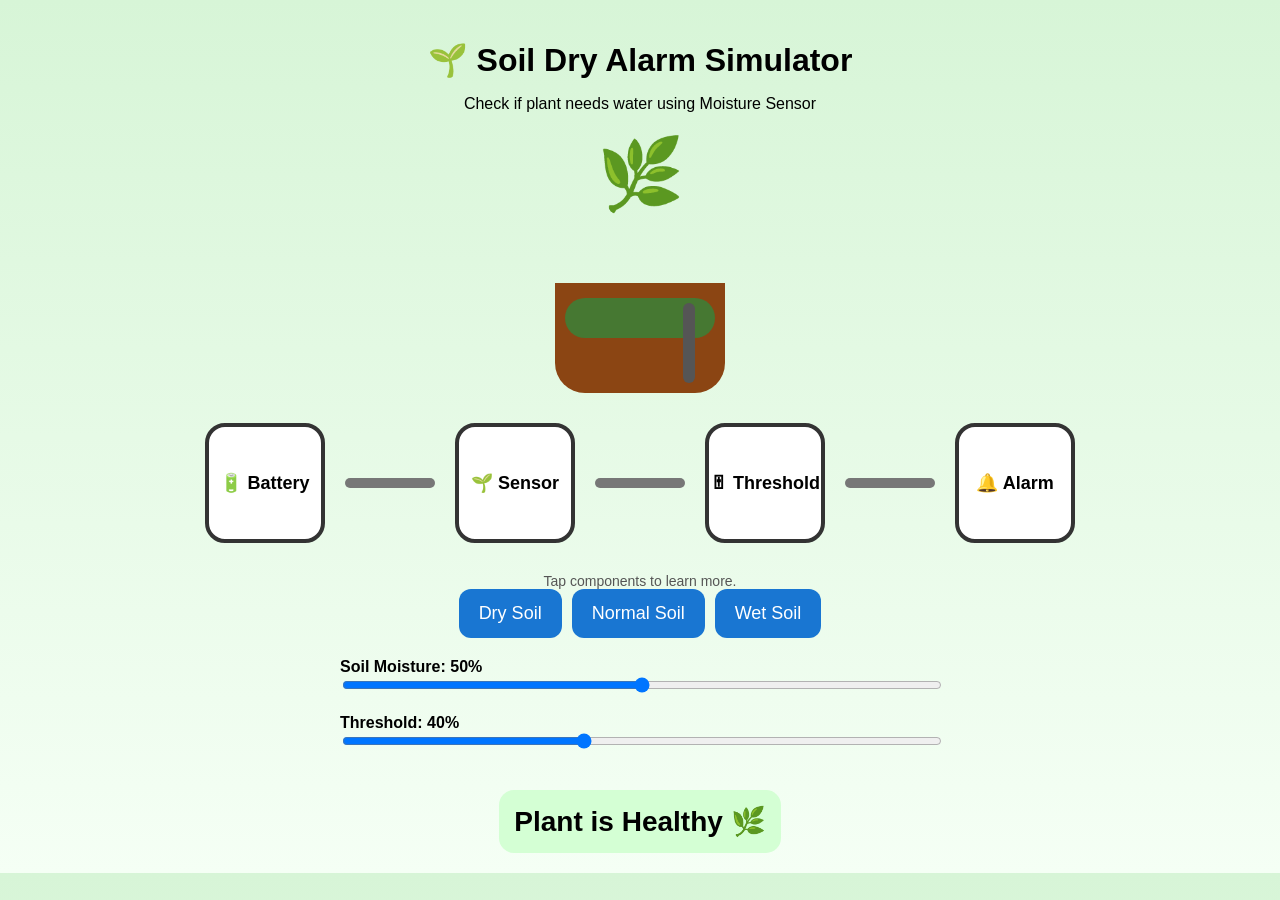
<file: moisturesensor.html>
<!DOCTYPE html>
<html lang="en">
<head>
<meta charset="UTF-8">
<meta name="viewport" content="width=device-width, initial-scale=1.0">
<title>Soil Dry Alarm Simulator</title>

<style>
*{
    box-sizing:border-box;
    font-family:Arial,sans-serif;
}
body{
    margin:0;
    background:linear-gradient(to bottom,#d7f5d7,#f5fff5);
    text-align:center;
}
.container{
    max-width:1300px;
    margin:auto;
    padding:20px;
}
h1{
    margin-bottom:10px;
}
.scene{
    display:flex;
    justify-content:center;
    align-items:flex-end;
    gap:40px;
    flex-wrap:wrap;
    margin:20px 0;
}
.plant-area{
    position:relative;
    width:220px;
    height:260px;
}
.plant{
    font-size:70px;
    position:absolute;
    top:0;
    width:100%;
}
.pot{
    width:170px;
    height:110px;
    background:#8B4513;
    margin:auto;
    border-radius:0 0 30px 30px;
    position:absolute;
    bottom:0;
    left:25px;
}
.soil{
    width:150px;
    height:40px;
    background:#5c4033;
    border-radius:20px;
    position:absolute;
    top:15px;
    left:10px;
    transition:0.3s;
}
.sensor-stick{
    width:12px;
    height:80px;
    background:#555;
    position:absolute;
    top:20px;
    right:30px;
    border-radius:6px;
}
.water-drop{
    position:absolute;
    font-size:28px;
    left:50%;
    top:-30px;
    opacity:0;
    animation:drop 1s linear infinite;
}
@keyframes drop{
    0%{top:-20px;opacity:1;}
    100%{top:120px;opacity:0;}
}

.circuit{
    display:flex;
    align-items:center;
    justify-content:center;
    flex-wrap:wrap;
    gap:20px;
    margin:30px 0;
}
.component{
    width:120px;
    height:120px;
    border-radius:20px;
    background:white;
    border:4px solid #333;
    display:flex;
    justify-content:center;
    align-items:center;
    font-weight:bold;
    font-size:18px;
    cursor:pointer;
}
.wire{
    width:90px;
    height:10px;
    background:#777;
    border-radius:5px;
    transition:0.3s;
}
.wire.active{
    background:red;
    box-shadow:0 0 15px red;
}
.sensor.active{
    background:#fff3a3;
    box-shadow:0 0 25px gold;
}
.buzzer.active{
    background:#ffb3b3;
    animation:buzz 0.3s infinite alternate;
}
@keyframes buzz{
    from{transform:rotate(-3deg);}
    to{transform:rotate(3deg);}
}

.controls{
    max-width:600px;
    margin:auto;
}
.slider-box{
    margin:20px 0;
    text-align:left;
}
input[type=range]{
    width:100%;
    height:10px;
}
.buttons{
    display:flex;
    justify-content:center;
    gap:10px;
    flex-wrap:wrap;
}
button{
    padding:14px 20px;
    border:none;
    border-radius:12px;
    background:#1976d2;
    color:white;
    font-size:18px;
    cursor:pointer;
}
button:hover{
    background:#125ea8;
}
.status{
    margin-top:20px;
    font-size:28px;
    font-weight:bold;
    padding:15px;
    border-radius:15px;
    display:inline-block;
    background:white;
}
.tooltip{
    margin-top:10px;
    font-size:14px;
    color:#555;
}
</style>
</head>
<body>

<div class="container">
    <h1>🌱 Soil Dry Alarm Simulator</h1>
    <p>Check if plant needs water using Moisture Sensor</p>

    <div class="scene">
        <div class="plant-area">
            <div class="plant">🌿</div>
            <div class="water-drop" id="drop">💧</div>
            <div class="pot">
                <div class="soil" id="soil"></div>
                <div class="sensor-stick"></div>
            </div>
        </div>
    </div>

    <div class="circuit">
        <div class="component" onclick="showInfo('Battery supplies power to the circuit.')">🔋 Battery</div>
        <div class="wire" id="wire1"></div>

        <div class="component sensor" id="sensor" onclick="showInfo('Moisture Sensor checks soil moisture.')">🌱 Sensor</div>
        <div class="wire" id="wire2"></div>

        <div class="component" onclick="showInfo('Threshold sets dryness level for alarm.')">🎚 Threshold</div>
        <div class="wire" id="wire3"></div>

        <div class="component buzzer" id="buzzer" onclick="showInfo('Alarm rings when soil is dry.')">🔔 Alarm</div>
    </div>

    <div class="tooltip" id="tooltip">Tap components to learn more.</div>

    <div class="controls">
        <div class="buttons">
            <button onclick="setMoisture(20)">Dry Soil</button>
            <button onclick="setMoisture(50)">Normal Soil</button>
            <button onclick="setMoisture(85)">Wet Soil</button>
        </div>

        <div class="slider-box">
            <label><strong>Soil Moisture: <span id="moistureValue">50</span>%</strong></label>
            <input type="range" min="0" max="100" value="50" id="moistureSlider">
        </div>

        <div class="slider-box">
            <label><strong>Threshold: <span id="thresholdValue">40</span>%</strong></label>
            <input type="range" min="0" max="100" value="40" id="thresholdSlider">
        </div>
    </div>

    <div class="status" id="status">Plant is Healthy 🌿</div>
</div>

<script>
const moistureSlider = document.getElementById('moistureSlider');
const thresholdSlider = document.getElementById('thresholdSlider');
const moistureValue = document.getElementById('moistureValue');
const thresholdValue = document.getElementById('thresholdValue');
const statusBox = document.getElementById('status');
const sensor = document.getElementById('sensor');
const buzzer = document.getElementById('buzzer');
const soil = document.getElementById('soil');
const drop = document.getElementById('drop');

const wires = [
    document.getElementById('wire1'),
    document.getElementById('wire2'),
    document.getElementById('wire3')
];

let audioContext;
let oscillator;
let buzzerPlaying = false;

function startBuzzer(){
    if(buzzerPlaying) return;

    audioContext = new (window.AudioContext || window.webkitAudioContext)();

    oscillator = audioContext.createOscillator();
    const gainNode = audioContext.createGain();

    oscillator.type = 'square';
    oscillator.frequency.setValueAtTime(800, audioContext.currentTime);

    gainNode.gain.setValueAtTime(0.08, audioContext.currentTime);

    oscillator.connect(gainNode);
    gainNode.connect(audioContext.destination);

    oscillator.start();

    buzzerPlaying = true;
}

function stopBuzzer(){
    if(oscillator){
        oscillator.stop();
        oscillator.disconnect();
        oscillator = null;
    }

    buzzerPlaying = false;
}

function updateCircuit(){
    const moisture = parseInt(moistureSlider.value);
    const threshold = parseInt(thresholdSlider.value);

    moistureValue.textContent = moisture;
    thresholdValue.textContent = threshold;

    soil.style.background = `rgb(${120-moisture}, ${70+moisture}, 50)`;

    if(moisture < threshold){
        sensor.classList.add('active');
        buzzer.classList.add('active');
        wires.forEach(w => w.classList.add('active'));

        statusBox.textContent = "🚨 Soil Dry! Plant Needs Water";
        statusBox.style.background = "#ffd4d4";

        startBuzzer();

    }else{
        sensor.classList.remove('active');
        buzzer.classList.remove('active');
        wires.forEach(w => w.classList.remove('active'));

        statusBox.textContent = "Plant is Healthy 🌿";
        statusBox.style.background = "#d4ffd4";

        stopBuzzer();
    }

    if(moisture > 70){
        drop.style.opacity = 1;
    }else{
        drop.style.opacity = 0;
    }
}

function setMoisture(value){
    moistureSlider.value = value;
    updateCircuit();
}

function showInfo(text){
    document.getElementById('tooltip').textContent = text;
}

document.body.addEventListener('click', () => {
    if(audioContext && audioContext.state === 'suspended'){
        audioContext.resume();
    }
});

moistureSlider.addEventListener('input', updateCircuit);
thresholdSlider.addEventListener('input', updateCircuit);

updateCircuit();
</script>

</body>
</html>
</file>
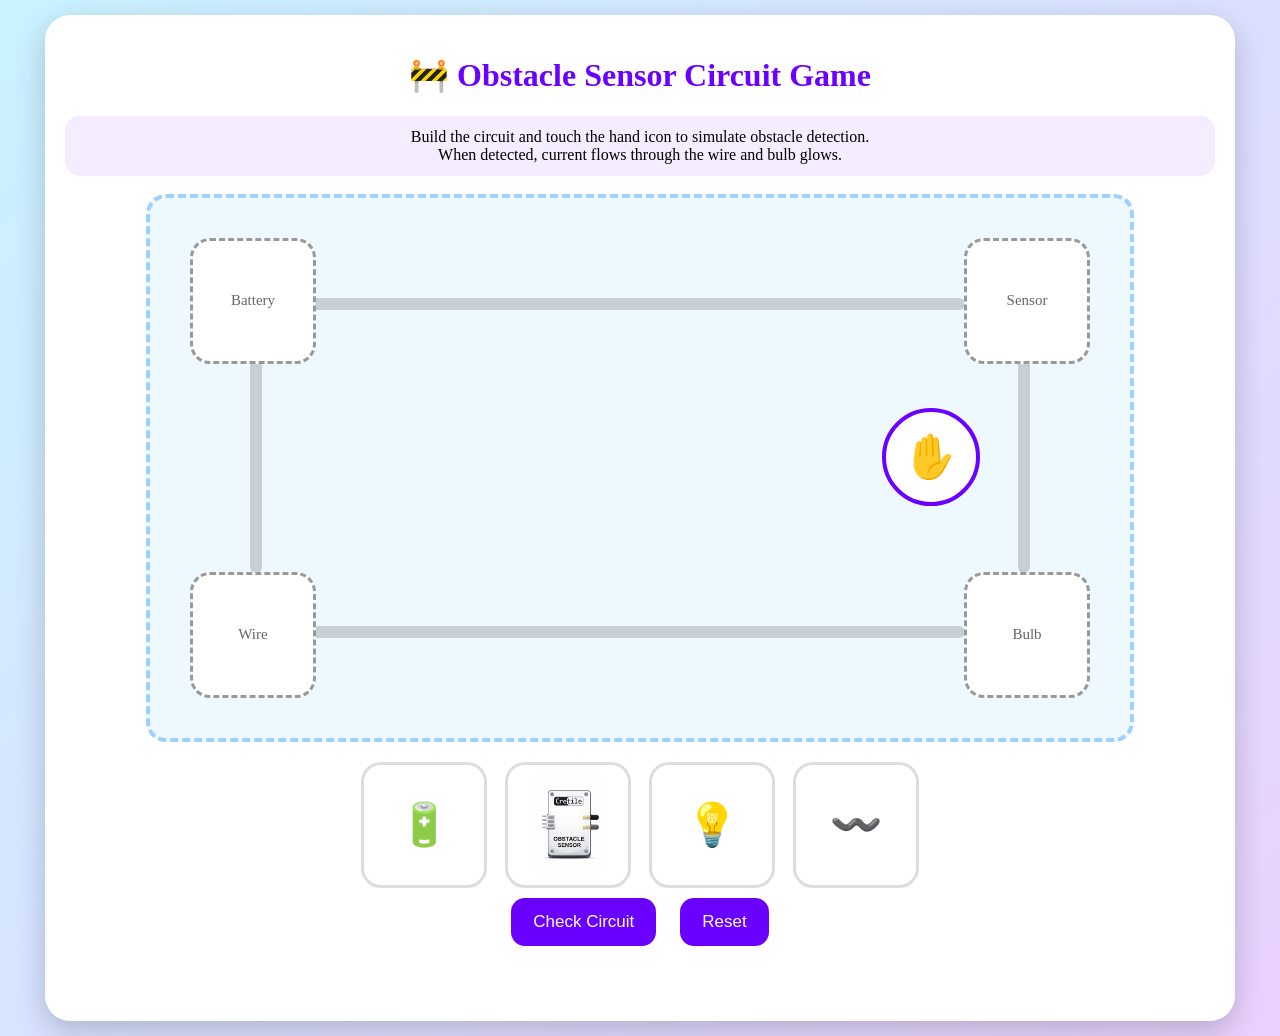
<file: obstaclesensor.html>
<!DOCTYPE html>
<html lang="en">
<head>
<meta charset="UTF-8">
<meta name="viewport" content="width=device-width, initial-scale=1.0">
<title>Obstacle Sensor Circuit Game</title>

<style>
/* =========================
   PAGE
========================= */
body{
    margin:0;
    font-family:'Comic Sans MS', cursive;
    background:linear-gradient(135deg,#c9f2ff,#ead1ff);
    display:flex;
    justify-content:center;
    align-items:center;
    min-height:100vh;
    padding:15px;
}
.game-container{
    background:#fff;
    width:100%;
    max-width:1150px;
    border-radius:25px;
    padding:20px;
    box-shadow:0 10px 30px rgba(0,0,0,.2);
    text-align:center;
}
h1{color:#6a00ff;}
.instructions{
    background:#f5edff;
    padding:12px;
    border-radius:15px;
    margin-bottom:18px;
}

/* =========================
   BOARD
========================= */
.circuit-board{
    position:relative;
    width:100%;
    max-width:980px;
    height:540px;
    margin:auto;
    background:#eef8ff;
    border:4px dashed #9ed0ff;
    border-radius:20px;
    overflow:hidden;
}

/* WIRES */
.wire-path{
    position:absolute;
    background:#555;
    border-radius:10px;
    opacity:.25;
    transition:.35s ease;
}
.wire-horizontal{height:12px;}
.wire-vertical{width:12px;}

/* RED CURRENT FLOW GLOW */
.wire-path.active{
    background:#ff2d2d;
    opacity:1;
    box-shadow:
        0 0 10px #ff2d2d,
        0 0 20px #ff2d2d,
        0 0 35px #ff2d2d,
        0 0 50px rgba(255,0,0,0.5);
}

/* SLOTS */
.slot{
    position:absolute;
    width:120px;
    height:120px;
    border:3px dashed #999;
    border-radius:20px;
    background:#fff;
    display:flex;
    align-items:center;
    justify-content:center;
    font-size:15px;
    color:#666;
    z-index:2;
}

/* PARTS */
.parts{
    display:flex;
    justify-content:center;
    gap:18px;
    flex-wrap:wrap;
    margin-top:20px;
}
.part{
    width:120px;
    height:120px;
    border-radius:20px;
    border:3px solid #ddd;
    background:#fff;
    display:flex;
    align-items:center;
    justify-content:center;
    font-size:42px;
    cursor:pointer;
    transition:.25s;
    user-select:none;
}
.part.selected{
    border-color:#6a00ff;
    transform:scale(1.08);
    box-shadow:0 0 15px rgba(106,0,255,.35);
}

/* SENSOR IMAGE */
.sensor-part img{
    width:85%;
    height:85%;
    object-fit:contain;
    pointer-events:none;
}

/* HAND ICON */
.obstacle-icon{
    position:absolute;
    top:210px;
    right:150px;
    width:90px;
    height:90px;
    border-radius:50%;
    background:#fff;
    border:4px solid #6a00ff;
    display:flex;
    align-items:center;
    justify-content:center;
    font-size:42px;
    cursor:pointer;
    z-index:10;
    transition:.3s;
}
.obstacle-icon.active{
    transform:scale(1.1);
    background:#fff3cd;
}

/* BULB */
.glow{
    animation:bulbGlow .7s infinite alternate ease-in-out;
}
@keyframes bulbGlow{
    from{
        transform:scale(1);
        filter:drop-shadow(0 0 10px yellow);
    }
    to{
        transform:scale(1.2);
        filter:
            drop-shadow(0 0 25px yellow)
            drop-shadow(0 0 50px orange);
    }
}

/* BUTTONS */
button{
    background:#6a00ff;
    color:#fff;
    border:none;
    padding:14px 22px;
    font-size:17px;
    border-radius:14px;
    margin:10px;
    cursor:pointer;
}
button:hover{
    background:#5200cc;
}

.message{
    margin-top:15px;
    font-size:20px;
    font-weight:bold;
    min-height:30px;
}
</style>
</head>
<body>

<div class="game-container">
    <h1>🚧 Obstacle Sensor Circuit Game</h1>

    <div class="instructions">
        Build the circuit and touch the hand icon to simulate obstacle detection.<br>
        When detected, current flows through the wire and bulb glows.
    </div>

    <div class="circuit-board">

        <!-- CIRCUIT WIRES -->
        <div class="wire-path wire-horizontal" style="top:100px; left:155px; width:660px;"></div>
        <div class="wire-path wire-vertical" style="top:155px; right:100px; height:220px;"></div>
        <div class="wire-path wire-horizontal" style="bottom:100px; left:155px; width:660px;"></div>
        <div class="wire-path wire-vertical" style="top:155px; left:100px; height:220px;"></div>

        <!-- COMPONENT SLOTS -->
        <div class="slot" data-correct="battery" style="top:40px; left:40px;">Battery</div>
        <div class="slot" data-correct="sensor" style="top:40px; right:40px;">Sensor</div>
        <div class="slot" data-correct="bulb" style="bottom:40px; right:40px;">Bulb</div>
        <div class="slot" data-correct="wire" style="bottom:40px; left:40px;">Wire</div>

        <!-- OBSTACLE HAND -->
        <div class="obstacle-icon" id="obstacleIcon">✋</div>
    </div>

    <!-- PARTS -->
    <div class="parts">
        <div class="part" data-part="battery">🔋</div>

        <div class="part sensor-part" data-part="sensor">
            <img src="obstacle-sensor.png" alt="Obstacle Sensor">
        </div>

        <div class="part" data-part="bulb">💡</div>
        <div class="part" data-part="wire">〰️</div>
    </div>

    <div>
        <button onclick="checkCircuit()">Check Circuit</button>
        <button onclick="resetGame()">Reset</button>
    </div>

    <div class="message" id="message"></div>
</div>

<script>
let selectedPart=null;
let circuitReady=false;

/* SELECT PART */
document.querySelectorAll('.part').forEach(part=>{
    part.addEventListener('click',()=>{
        document.querySelectorAll('.part').forEach(p=>p.classList.remove('selected'));
        selectedPart=part;
        part.classList.add('selected');
    });
});

/* PLACE PART */
document.querySelectorAll('.slot').forEach(slot=>{
    slot.addEventListener('click',()=>{
        if(!selectedPart) return;
        if(slot.querySelector('.part')) return;

        slot.innerHTML='';
        slot.appendChild(selectedPart);

        selectedPart.classList.remove('selected');
        selectedPart=null;
    });
});

/* CHECK CIRCUIT */
function checkCircuit(){
    circuitReady=true;

    document.querySelectorAll('.slot').forEach(slot=>{
        const placed=slot.querySelector('.part');

        if(!placed || placed.dataset.part!==slot.dataset.correct){
            circuitReady=false;
        }
    });

    const msg=document.getElementById('message');

    if(circuitReady){
        msg.style.color='green';
        msg.innerHTML='✅ Circuit Complete! Touch the hand icon.';
    }else{
        msg.style.color='red';
        msg.innerHTML='❌ Complete the circuit first.';
        deactivateCircuit();
    }
}

/* OBSTACLE TOUCH */
const obstacle=document.getElementById('obstacleIcon');

obstacle.addEventListener('touchstart',activateObstacle);
obstacle.addEventListener('mousedown',activateObstacle);

obstacle.addEventListener('touchend',deactivateObstacle);
obstacle.addEventListener('mouseup',deactivateObstacle);
obstacle.addEventListener('mouseleave',deactivateObstacle);

function activateObstacle(e){
    e.preventDefault();

    obstacle.classList.add('active');

    if(circuitReady){
        activateCircuit();
    }
}

function deactivateObstacle(){
    obstacle.classList.remove('active');
    deactivateCircuit();
}

/* ACTIVATE CIRCUIT */
function activateCircuit(){
    const bulb=document.querySelector('[data-correct="bulb"] .part');

    if(bulb){
        bulb.classList.add('glow');
        bulb.innerHTML='💡✨';
    }

    document.querySelectorAll('.wire-path').forEach(wire=>{
        wire.classList.add('active');
    });

    document.getElementById('message').innerHTML=
        '🎉 Obstacle Detected! Current is flowing through the wires!';
}

/* DEACTIVATE CIRCUIT */
function deactivateCircuit(){
    const bulb=document.querySelector('[data-correct="bulb"] .part');

    if(bulb){
        bulb.classList.remove('glow');
        bulb.innerHTML='💡';
    }

    document.querySelectorAll('.wire-path').forEach(wire=>{
        wire.classList.remove('active');
    });
}

/* RESET */
function resetGame(){
    deactivateCircuit();

    selectedPart=null;
    circuitReady=false;

    obstacle.classList.remove('active');

    document.getElementById('message').innerHTML='';

    const partsBox=document.querySelector('.parts');

    document.querySelectorAll('.slot').forEach(slot=>{
        const part=slot.querySelector('.part');

        if(part){
            partsBox.appendChild(part);

            slot.innerHTML=
                slot.dataset.correct.charAt(0).toUpperCase()+
                slot.dataset.correct.slice(1);
        }
    });
}
</script>

</body>
</html>
</file>
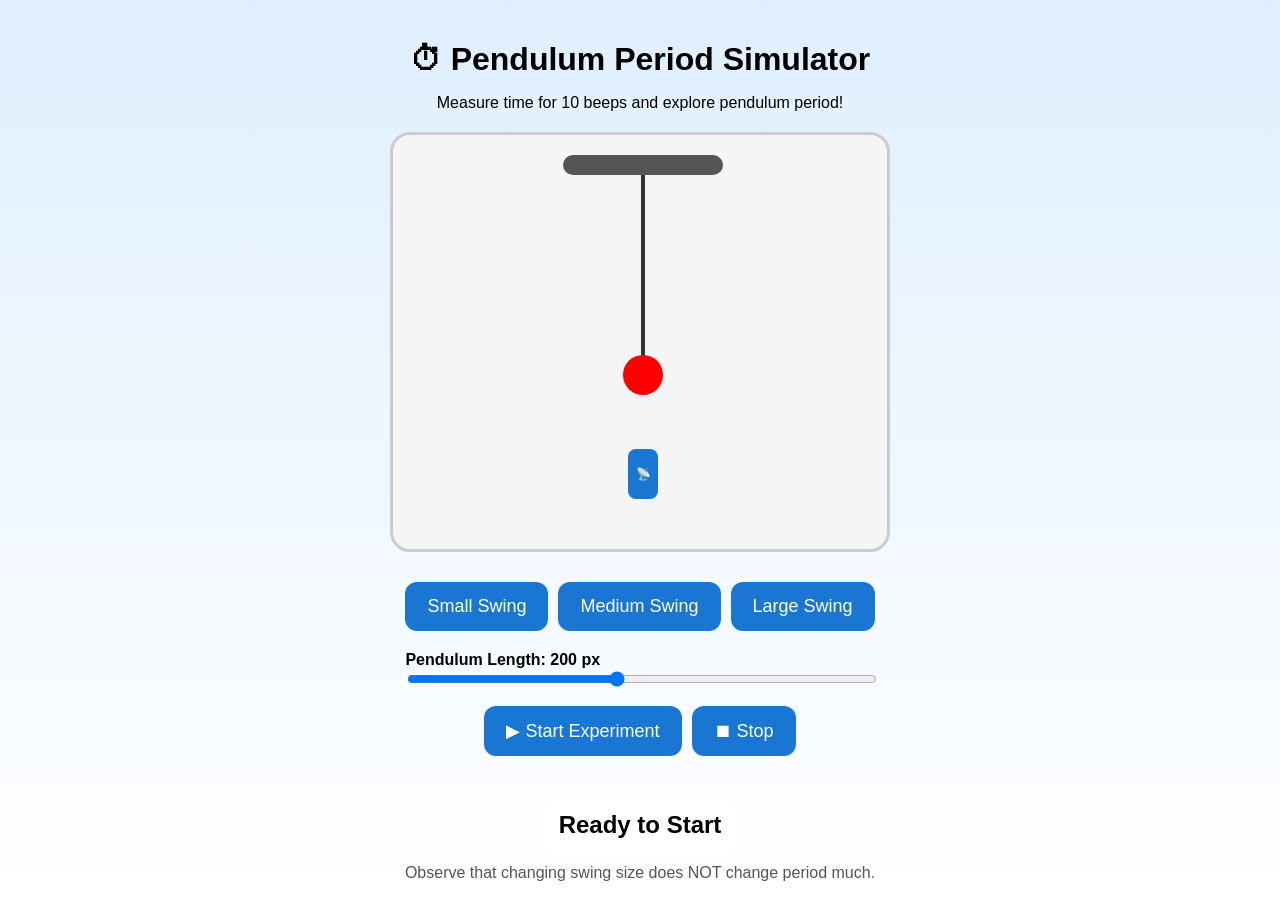
<file: pendulum.html>
<!DOCTYPE html>
<html lang="en">
<head>
<meta charset="UTF-8">
<meta name="viewport" content="width=device-width, initial-scale=1.0">
<title>Pendulum Period Simulator</title>

<style>
*{
    box-sizing:border-box;
    font-family:Arial,sans-serif;
}
body{
    margin:0;
    background:linear-gradient(to bottom,#dfefff,#ffffff);
    text-align:center;
}
.container{
    max-width:1300px;
    margin:auto;
    padding:20px;
}
h1{
    margin-bottom:10px;
}

.simulator{
    display:flex;
    flex-direction:column;
    align-items:center;
    margin-top:20px;
}

.pendulum-box{
    width:500px;
    height:420px;
    position:relative;
    border-radius:20px;
    background:#f5f5f5;
    border:3px solid #ccc;
    overflow:hidden;
}

.support{
    width:160px;
    height:20px;
    background:#555;
    position:absolute;
    top:20px;
    left:170px;
    border-radius:10px;
}

.sensor{
    position:absolute;
    bottom:50px;
    left:235px;
    width:30px;
    height:50px;
    background:#1976d2;
    border-radius:8px;
    color:white;
    display:flex;
    align-items:center;
    justify-content:center;
    font-size:12px;
}

.rod{
    position:absolute;
    width:4px;
    background:#333;
    top:40px;
    left:248px;
    transform-origin:top center;
}

.bob{
    width:40px;
    height:40px;
    background:red;
    border-radius:50%;
    position:absolute;
    left:-18px;
    bottom:-20px;
}

.controls{
    margin-top:30px;
    max-width:700px;
}

.buttons{
    display:flex;
    flex-wrap:wrap;
    justify-content:center;
    gap:10px;
    margin-bottom:20px;
}

button{
    padding:14px 22px;
    font-size:18px;
    border:none;
    border-radius:12px;
    background:#1976d2;
    color:white;
    cursor:pointer;
}

button:hover{
    background:#125ea8;
}

.slider-box{
    text-align:left;
    margin:15px 0;
}

input[type=range]{
    width:100%;
}

.status{
    margin-top:20px;
    font-size:24px;
    font-weight:bold;
    padding:15px;
    background:white;
    border-radius:15px;
    display:inline-block;
}

.tooltip{
    margin-top:10px;
    color:#555;
}
</style>
</head>
<body>

<div class="container">
    <h1>⏱ Pendulum Period Simulator</h1>
    <p>Measure time for 10 beeps and explore pendulum period!</p>

    <div class="simulator">
        <div class="pendulum-box">
            <div class="support"></div>
            <div class="sensor">📡</div>

            <div class="rod" id="rod">
                <div class="bob"></div>
            </div>
        </div>

        <div class="controls">
            <div class="buttons">
                <button onclick="setAmplitude(15)">Small Swing</button>
                <button onclick="setAmplitude(30)">Medium Swing</button>
                <button onclick="setAmplitude(45)">Large Swing</button>
            </div>

            <div class="slider-box">
                <label><strong>Pendulum Length: <span id="lengthValue">200</span> px</strong></label>
                <input type="range" min="120" max="300" value="200" id="lengthSlider">
            </div>

            <div class="buttons">
                <button onclick="startExperiment()">▶ Start Experiment</button>
                <button onclick="stopExperiment()">⏹ Stop</button>
            </div>
        </div>

        <div class="status" id="status">Ready to Start</div>
        <div class="tooltip" id="tooltip">Observe that changing swing size does NOT change period much.</div>
    </div>
</div>

<script>
const rod = document.getElementById('rod');
const lengthSlider = document.getElementById('lengthSlider');
const lengthValue = document.getElementById('lengthValue');
const statusBox = document.getElementById('status');

let amplitude = 15;
let angle = 0;
let time = 0;
let animation;
let beepCount = 0;
let startTime = 0;
let lastCross = false;

let audioContext;

function beep(){
    if(!audioContext){
        audioContext = new (window.AudioContext || window.webkitAudioContext)();
    }

    const osc = audioContext.createOscillator();
    const gain = audioContext.createGain();

    osc.type = 'square';
    osc.frequency.value = 800;
    gain.gain.value = 0.05;

    osc.connect(gain);
    gain.connect(audioContext.destination);

    osc.start();
    osc.stop(audioContext.currentTime + 0.08);
}

function updatePendulum(){
    const length = parseInt(lengthSlider.value);

    rod.style.height = length + 'px';

    const period = 2 * Math.PI * Math.sqrt(length / 300);

    time += 0.03;

    angle = amplitude * Math.cos((2*Math.PI/period)*time);

    rod.style.transform = `rotate(${angle}deg)`;

    if(Math.abs(angle) < 1){
        if(!lastCross){
            beep();
            beepCount++;

            if(beepCount === 1){
                startTime = Date.now();
            }

            if(beepCount >= 10){
                const totalTime = ((Date.now() - startTime)/1000).toFixed(2);
                statusBox.textContent = `10 Beeps in ${totalTime}s`;
                stopExperiment();
                return;
            }

            lastCross = true;
        }
    }else{
        lastCross = false;
    }

    animation = requestAnimationFrame(updatePendulum);
}

function startExperiment(){
    stopExperiment();
    beepCount = 0;
    time = 0;
    statusBox.textContent = "Experiment Running...";
    updatePendulum();
}

function stopExperiment(){
    cancelAnimationFrame(animation);
}

function setAmplitude(val){
    amplitude = val;
    statusBox.textContent = `Swing Angle Set to ${val}°`;
}

lengthSlider.addEventListener('input', ()=>{
    lengthValue.textContent = lengthSlider.value;
    rod.style.height = lengthSlider.value + 'px';
});

rod.style.height = lengthSlider.value + 'px';
</script>

</body>
</html>
</file>
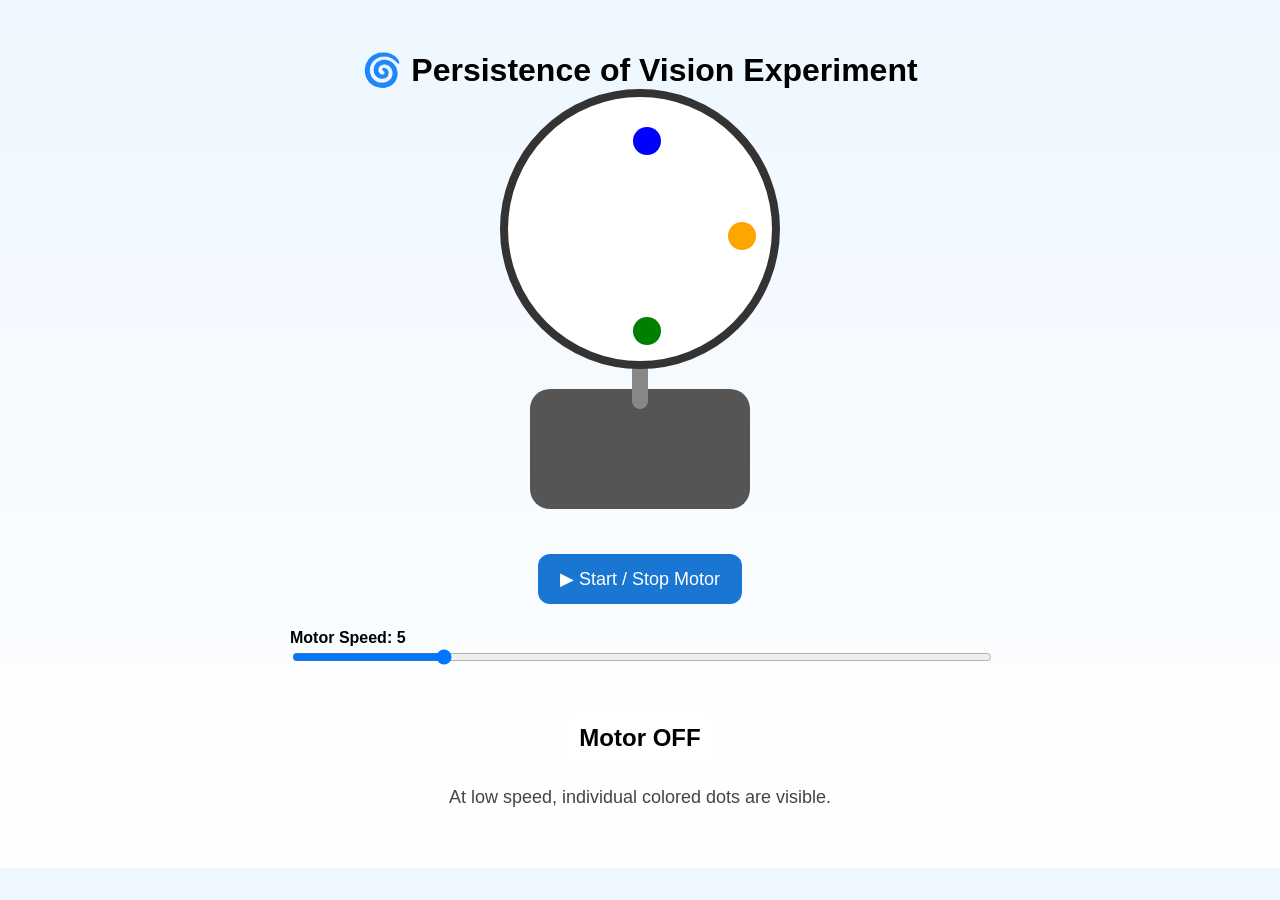
<file: poi.html>
<!DOCTYPE html>
<html lang="en">
<head>
<meta charset="UTF-8">
<meta name="viewport" content="width=device-width, initial-scale=1.0">
<title>Persistence of Vision Experiment</title>

<style>
*{
    box-sizing:border-box;
    font-family:Arial,sans-serif;
}

body{
    margin:0;
    background:linear-gradient(to bottom,#eef7ff,#ffffff);
    text-align:center;
}

.container{
    max-width:1200px;
    margin:auto;
    padding:30px 20px 60px 20px;
}

h1{
    margin-bottom:10px;
}

.machine{
    margin-top:40px;
    display:flex;
    flex-direction:column;
    align-items:center;
    padding-top:40px;
}

.motor{
    width:220px;
    height:120px;
    background:#555;
    border-radius:20px;
    position:relative;
    margin-top:220px;
}

.shaft{
    width:16px;
    height:70px;
    background:#888;
    position:absolute;
    top:-50px;
    left:102px;
    border-radius:10px;
}

.disc{
    width:280px;
    height:280px;
    border-radius:50%;
    position:absolute;
    top:-300px;
    left:-30px;
    border:8px solid #333;
    background:white;
    overflow:hidden;
}

.dot{
    width:28px;
    height:28px;
    border-radius:50%;
    position:absolute;
}

.ring{
    position:absolute;
    border-radius:50%;
    border-style:solid;
    opacity:0;
    transition:opacity 0.4s;
}

.controls{
    margin-top:40px;
    max-width:700px;
    margin-left:auto;
    margin-right:auto;
}

button{
    padding:14px 22px;
    font-size:18px;
    border:none;
    border-radius:12px;
    background:#1976d2;
    color:white;
    cursor:pointer;
    margin:5px;
}

.slider-box{
    text-align:left;
    margin:20px 0;
}

input[type=range]{
    width:100%;
}

.status{
    margin-top:20px;
    font-size:24px;
    font-weight:bold;
    background:white;
    padding:15px;
    border-radius:15px;
    display:inline-block;
}

.info{
    margin-top:20px;
    max-width:900px;
    margin-left:auto;
    margin-right:auto;
    font-size:18px;
    color:#444;
}
</style>
</head>
<body>

<div class="container">
    <h1>🌀 Persistence of Vision Experiment</h1>

    <div class="machine">
        <div class="motor">
            <div class="shaft"></div>

            <div class="disc" id="disc">

                <div class="dot" style="background:blue; top:30px; left:125px;"></div>
                <div class="dot" style="background:orange; top:125px; left:220px;"></div>
                <div class="dot" style="background:green; top:220px; left:125px;"></div>

                <div class="ring" id="ring1" style="width:220px;height:220px;top:30px;left:30px;border:14px solid blue;"></div>
                <div class="ring" id="ring2" style="width:160px;height:160px;top:60px;left:60px;border:14px solid orange;"></div>
                <div class="ring" id="ring3" style="width:100px;height:100px;top:90px;left:90px;border:14px solid green;"></div>

            </div>
        </div>
    </div>

    <div class="controls">
        <button onclick="toggleMotor()">▶ Start / Stop Motor</button>

        <div class="slider-box">
            <label><strong>Motor Speed: <span id="speedValue">5</span></strong></label>
            <input type="range" min="1" max="20" value="5" id="speedSlider">
        </div>
    </div>

    <div class="status" id="status">Motor OFF</div>

    <div class="info" id="infoText">
        At low speed, individual colored dots are visible.
    </div>
</div>

<script>
const disc = document.getElementById('disc');
const speedSlider = document.getElementById('speedSlider');
const speedValue = document.getElementById('speedValue');
const statusBox = document.getElementById('status');
const infoText = document.getElementById('infoText');

const rings = [
    document.getElementById('ring1'),
    document.getElementById('ring2'),
    document.getElementById('ring3')
];

let speed = 5;
let spinning = false;
let rotation = 0;
let animation;

function animateDisc(){
    if(!spinning) return;

    rotation += speed;
    disc.style.transform = `rotate(${rotation}deg)`;

    if(speed < 6){
        rings.forEach(r => r.style.opacity = 0);
        infoText.textContent = "Low speed: You can see separate colored dots.";
        statusBox.textContent = "Motor Running Slowly";
    }
    else if(speed < 12){
        rings.forEach(r => r.style.opacity = 0.4);
        infoText.textContent = "Medium speed: Dots begin to blur into partial circles.";
        statusBox.textContent = "Partial Persistence Effect";
    }
    else{
        rings.forEach(r => r.style.opacity = 1);
        infoText.textContent = "High speed: Dots merge into continuous circles due to persistence of vision.";
        statusBox.textContent = "Persistence of Vision Visible!";
    }

    animation = requestAnimationFrame(animateDisc);
}

function toggleMotor(){
    spinning = !spinning;

    if(spinning){
        animateDisc();
    }else{
        cancelAnimationFrame(animation);
        statusBox.textContent = "Motor OFF";
        infoText.textContent = "At low speed, individual colored dots are visible.";
        rings.forEach(r => r.style.opacity = 0);
    }
}

speedSlider.addEventListener('input', ()=>{
    speed = parseInt(speedSlider.value);
    speedValue.textContent = speed;
});
</script>

</body>
</html>
</file>
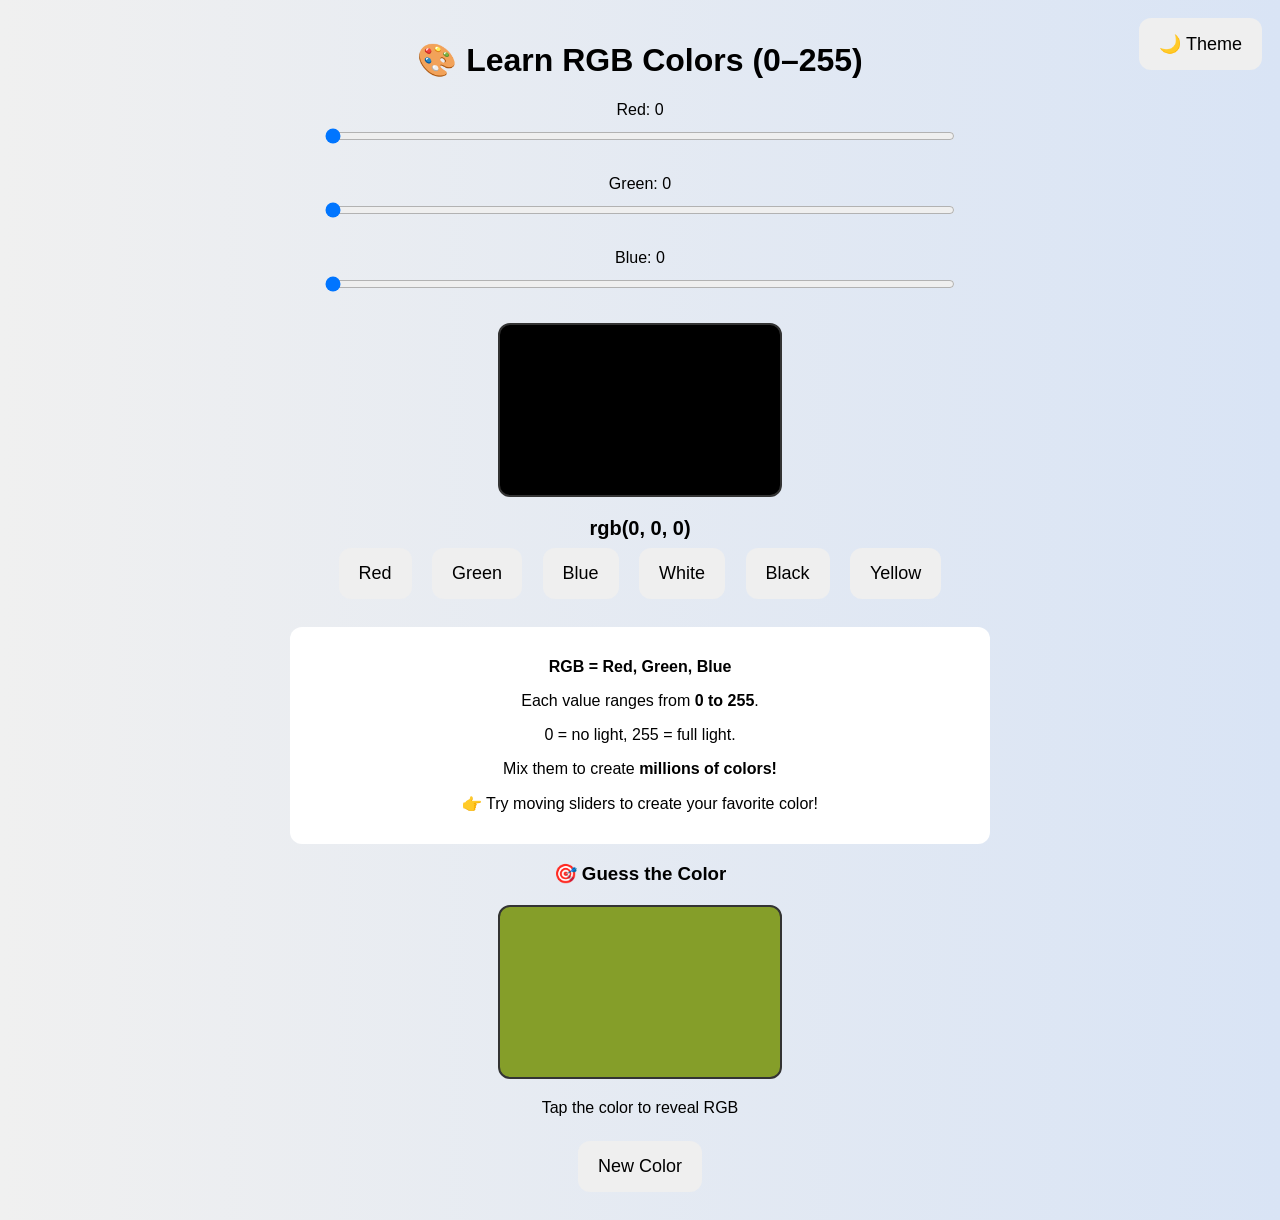
<file: RGB.html>
<!DOCTYPE html>
<html lang="en">
<head>
<meta charset="UTF-8">

<!-- Prevent zoom & improve touch -->
<meta name="viewport" content="width=device-width, initial-scale=1.0, user-scalable=no">

<title>Learn RGB Colors</title>

<style>
body {
    font-family: Arial, sans-serif;
    text-align: center;
    margin: 0;
    padding: 20px;
    transition: 0.3s;
}

/* Light Theme */
body.light {
    background: linear-gradient(to right, #f0f0f0, #d9e4f5);
    color: #000;
}

/* Dark Theme */
body.dark {
    background: linear-gradient(to right, #0f172a, #1e293b);
    color: #fff;
}

.container {
    max-width: 700px;
    margin: auto;
}

/* Bigger touch-friendly sliders */
.slider-box {
    margin: 20px 0;
}

input[type="range"] {
    width: 90%;
    height: 30px;
}

/* Color display */
.color-display {
    width: 280px;
    height: 170px;
    margin: 20px auto;
    border-radius: 12px;
    border: 2px solid #333;
    cursor: pointer;
}

/* RGB text */
.rgb-value {
    font-size: 20px;
    font-weight: bold;
}

/* Bigger buttons */
button {
    margin: 8px;
    padding: 15px 20px;
    font-size: 18px;
    border: none;
    border-radius: 12px;
    cursor: pointer;
}

/* Explanation */
.explanation {
    margin-top: 20px;
    padding: 15px;
    border-radius: 12px;
}

body.light .explanation {
    background: #fff;
}

body.dark .explanation {
    background: #1e293b;
}

/* Theme button */
.toggle-btn {
    position: absolute;
    top: 10px;
    right: 10px;
}
</style>
</head>

<body class="light">

<button class="toggle-btn" onclick="toggleTheme()">🌙 Theme</button>

<h1>🎨 Learn RGB Colors (0–255)</h1>

<div class="container">

    <!-- Sliders -->
    <div class="slider-box">
        Red: <span id="rVal">0</span><br>
        <input type="range" id="red" min="0" max="255" value="0">
    </div>

    <div class="slider-box">
        Green: <span id="gVal">0</span><br>
        <input type="range" id="green" min="0" max="255" value="0">
    </div>

    <div class="slider-box">
        Blue: <span id="bVal">0</span><br>
        <input type="range" id="blue" min="0" max="255" value="0">
    </div>

    <!-- Color Display -->
    <div class="color-display" id="colorBox"></div>
    <div class="rgb-value" id="rgbText">RGB(0, 0, 0)</div>

    <!-- Preset Buttons -->
    <div>
        <button onclick="setColor(255,0,0)">Red</button>
        <button onclick="setColor(0,255,0)">Green</button>
        <button onclick="setColor(0,0,255)">Blue</button>
        <button onclick="setColor(255,255,255)">White</button>
        <button onclick="setColor(0,0,0)">Black</button>
        <button onclick="setColor(255,255,0)">Yellow</button>
    </div>

    <!-- Explanation -->
    <div class="explanation">
        <p><b>RGB = Red, Green, Blue</b></p>
        <p>Each value ranges from <b>0 to 255</b>.</p>
        <p>0 = no light, 255 = full light.</p>
        <p>Mix them to create <b>millions of colors!</b></p>
        <p>👉 Try moving sliders to create your favorite color!</p>
    </div>

    <!-- Game -->
    <div>
        <h3>🎯 Guess the Color</h3>
        <div class="color-display" id="targetColor" onclick="revealColor()"></div>
        <p id="targetRGB">Tap the color to reveal RGB</p>
        <button onclick="generateColor()">New Color</button>
    </div>

</div>

<script>

let targetR, targetG, targetB;

const red = document.getElementById("red");
const green = document.getElementById("green");
const blue = document.getElementById("blue");

function updateColor() {
    let r = red.value;
    let g = green.value;
    let b = blue.value;

    document.getElementById("rVal").innerText = r;
    document.getElementById("gVal").innerText = g;
    document.getElementById("bVal").innerText = b;

    let color = `rgb(${r}, ${g}, ${b})`;
    document.getElementById("colorBox").style.background = color;
    document.getElementById("rgbText").innerText = color;
}

red.oninput = updateColor;
green.oninput = updateColor;
blue.oninput = updateColor;

function setColor(r, g, b) {
    red.value = r;
    green.value = g;
    blue.value = b;
    updateColor();
}

function generateColor() {
    targetR = Math.floor(Math.random() * 256);
    targetG = Math.floor(Math.random() * 256);
    targetB = Math.floor(Math.random() * 256);

    document.getElementById("targetColor").style.background = 
        `rgb(${targetR}, ${targetG}, ${targetB})`;

    document.getElementById("targetRGB").innerText = "Tap the color to reveal RGB";
}

function revealColor() {
    document.getElementById("targetRGB").innerText = 
        `RGB(${targetR}, ${targetG}, ${targetB})`;
}

/* Theme toggle */
function toggleTheme() {
    document.body.classList.toggle("dark");
    document.body.classList.toggle("light");
}

/* Initialize */
updateColor();
generateColor();

</script>

</body>
</html>
</file>
